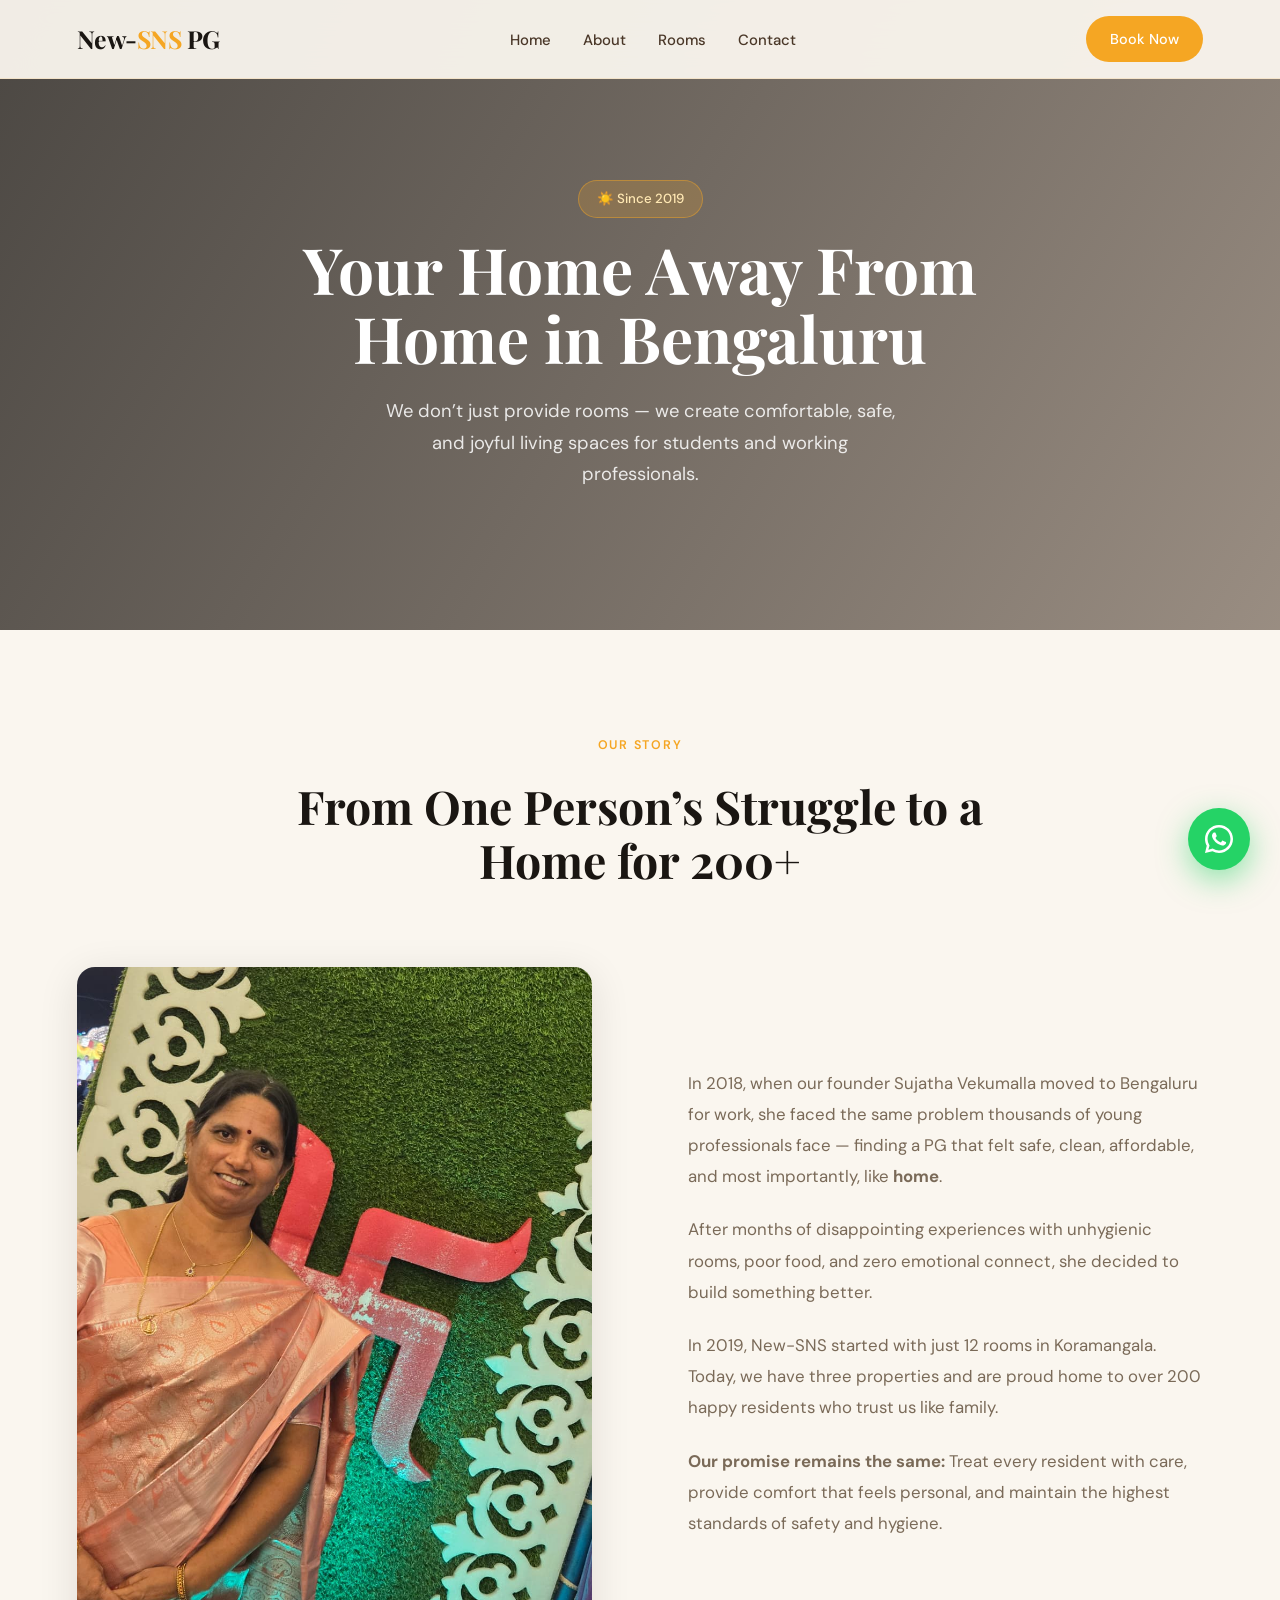
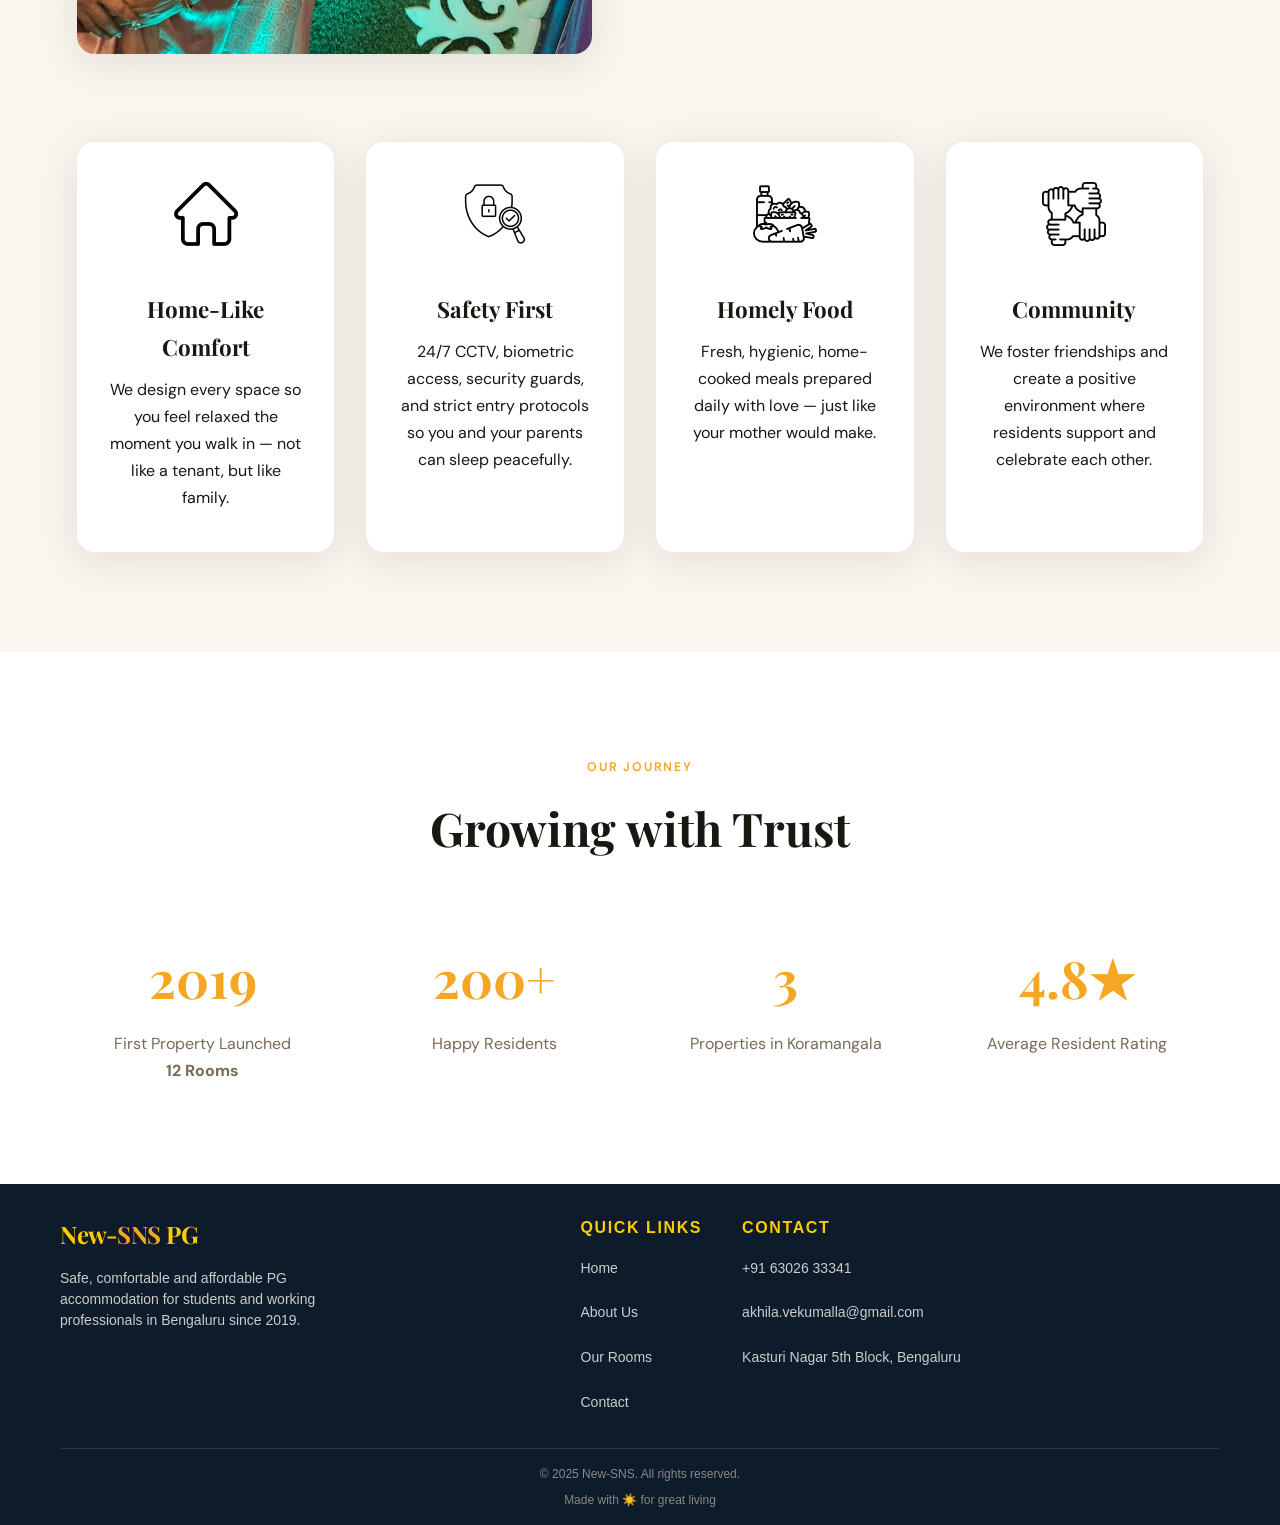
<file: about.html>
<!DOCTYPE html>
<html lang="en">
<head>
<meta charset="UTF-8" />
<meta name="viewport" content="width=device-width, initial-scale=1.0" />
<title>About Us — New-SNS | Premium PG in Bengaluru</title>
<link rel="preconnect" href="https://fonts.googleapis.com" />
<link href="https://fonts.googleapis.com/css2?family=Playfair+Display:ital,wght@0,400;0,700;1,400&family=DM+Sans:wght@300;400;500&display=swap" rel="stylesheet" />
 <link rel="stylesheet" href="style.css" />

</head>
<body>

<!-- NAV -->
<nav id="mainNav">
  <span class="logo">New-<span>SNS</span> PG</span>
  <ul class="nav-links">
    <li><a href="index.html">Home</a></li>
    <li><a href="about.html">About</a></li>
    <li><a href="rooms.html">Rooms</a></li>
    <li><a href="contact.html">Contact</a></li>
  </ul>
  <a href="https://wa.me/919876543210?text=Hi%2C%20I%27m%20interested%20in%20Sunrise%20PG!" class="nav-btn" target="_blank">Book Now</a>
  <button class="hamburger" onclick="toggleMenu()" aria-label="Menu">
    <span></span><span></span><span></span>
  </button>
</nav>

<!-- ABOUT HERO -->
<section id="about-hero">
  <div class="about-hero-bg"></div>
  <div class="about-hero-overlay"></div>
  <div class="container about-hero-content">
    <div class="hero-badge">☀️ Since 2019</div>
    <h1>Your Home Away From Home in Bengaluru</h1>
    <p class="about-hero-sub">
      We don’t just provide rooms — we create comfortable, safe, and joyful living spaces for students and working professionals.
    </p>
  </div>
</section>

<!-- MAIN ABOUT CONTENT -->
<section class="section">
  <div class="container">
   <div class="about-intro">
  <span class="section-label">Our Story</span>
  <h2 class="section-title">From One Person’s Struggle to a Home for 200+</h2>
</div>

<div class="story-grid">
  <div class="story-img">
    <img src="imges/sujath.jpeg" alt="Sujatha Vekumalla - Founder of New-SNS" />
  </div>
  <div class="story-content">
    <p>In 2018, when our founder Sujatha Vekumalla moved to Bengaluru for work, she faced the same problem thousands of young professionals face — finding a PG that felt safe, clean, affordable, and most importantly, like <strong>home</strong>.</p>
    
    <p>After months of disappointing experiences with unhygienic rooms, poor food, and zero emotional connect, she decided to build something better.</p>
    
    <p>In 2019, New-SNS started with just 12 rooms in Koramangala. Today, we have three properties and are proud home to over 200 happy residents who trust us like family.</p>

    <p><strong>Our promise remains the same:</strong> Treat every resident with care, provide comfort that feels personal, and maintain the highest standards of safety and hygiene.</p>
  </div>
</div>

    <!-- Values -->
   <div class="values">
  <div class="value-card">
    <div class="value-icon">
      <img src="imges/home-icon.png" alt="Home Icon" />
    </div>
    <h3>Home-Like Comfort</h3>
    <p>We design every space so you feel relaxed the moment you walk in — not like a tenant, but like family.</p>
  </div>

  <div class="value-card">
    <div class="value-icon">
      <img src="imges/safety-icon.png" alt="Safety icon" />
    </div>
    <h3>Safety First</h3>
    <p>24/7 CCTV, biometric access, security guards, and strict entry protocols so you and your parents can sleep peacefully.</p>
  </div>

  <div class="value-card">
    <div class="value-icon">
      <img src="imges/food.png" alt="Food Icon" />
    </div>
    <h3>Homely Food</h3>
    <p>Fresh, hygienic, home-cooked meals prepared daily with love — just like your mother would make.</p>
  </div>

  <div class="value-card">
    <div class="value-icon">
      <img src="imges/community.png" alt="Community Icon" />
    </div>
    <h3>Community</h3>
    <p>We foster friendships and create a positive environment where residents support and celebrate each other.</p>
  </div>
</div>
  </div>
</section>

<!-- MILESTONES -->
<section class="milestones">
  <div class="container">
    <div class="about-intro">
      <span class="section-label">Our Journey</span>
      <h2 class="section-title">Growing with Trust</h2>
    </div>

    <div class="milestone-grid">
      <div class="milestone">
        <div class="milestone-num">2019</div>
        <div class="milestone-label">First Property Launched<br><strong>12 Rooms</strong></div>
      </div>
      <div class="milestone">
        <div class="milestone-num">200+</div>
        <div class="milestone-label">Happy Residents</div>
      </div>
      <div class="milestone">
        <div class="milestone-num">3</div>
        <div class="milestone-label">Properties in Koramangala</div>
      </div>
      <div class="milestone">
        <div class="milestone-num">4.8★</div>
        <div class="milestone-label">Average Resident Rating</div>
      </div>
    </div>
  </div>
</section>

<!-- FOOTER -->
<footer>
  <div class="footer-inner">
    <div class="footer-brand">
      <span class="logo">New-<span>SNS</span> PG</span>
      <p>Safe, comfortable and affordable PG accommodation for students and working professionals in Bengaluru since 2019.</p>
    </div>

    <div class="footer-links">
      <div class="footer-col">
        <h4>Quick Links</h4>
        <ul>
          <li><a href="index.html">Home</a></li>
          <li><a href="#">About Us</a></li>
          <li><a href="rooms.html">Our Rooms</a></li>
          <li><a href="contact.html">Contact</a></li>
        </ul>
      </div>
      <div class="footer-col">
        <h4>Contact</h4>
        <ul>
          <li><a href="tel:+916302633341">+91 63026 33341</a></li>
          <li><a href="mailto:akhila.vekumalla@gmail.com">akhila.vekumalla@gmail.com</a></li>
          <li><a href="#">Kasturi Nagar 5th Block, Bengaluru</a></li>
        </ul>
      </div>
    </div>
  </div>

  <div class="footer-bottom">
    <span>© 2025 New-SNS. All rights reserved.</span>
    <span>Made with ☀️ for great living</span>
  </div>
</footer>

<!-- FLOATING WHATSAPP -->
<a href="https://wa.me/916302633341?text=Hi%2C%20I%27d%20like%20to%20know%20more%20about Sunrise PG!" class="wa-float" target="_blank">
  <svg viewBox="0 0 24 24" fill="currentColor" width="28" height="28">
    <path d="M17.472 14.382c-.297-.149-1.758-.867-2.03-.967-.273-.099-.471-.148-.67.15-.197.297-.767.966-.94 1.164-.173.199-.347.223-.644.075-.297-.15-1.255-.463-2.39-1.475-.883-.788-1.48-1.761-1.653-2.059-.173-.297-.018-.458.13-.606.134-.133.298-.347.446-.52.149-.174.198-.298.298-.497.099-.198.05-.371-.025-.52-.075-.149-.669-1.612-.916-2.207-.242-.579-.487-.5-.669-.51-.173-.008-.371-.01-.57-.01-.198 0-.52.074-.792.372-.272.297-1.04 1.016-1.04 2.479 0 1.462 1.065 2.875 1.213 3.074.149.198 2.096 3.2 5.077 4.487.709.306 1.262.489 1.694.625.712.227 1.36.195 1.871.118.571-.085 1.758-.719 2.006-1.413.248-.694.248-1.289.173-1.413-.074-.124-.272-.198-.57-.347z"/>
    <path d="M12 0C5.373 0 0 5.373 0 12c0 2.098.547 4.07 1.504 5.783L0 24l6.386-1.484A11.945 11.945 0 0012 24c6.627 0 12-5.373 12-12S18.627 0 12 0zm0 21.818a9.819 9.819 0 01-5.015-1.374l-.36-.213-3.732.977.999-3.649-.234-.374A9.8 9.8 0 012.182 12C2.182 6.58 6.58 2.182 12 2.182c5.42 0 9.818 4.398 9.818 9.818 0 5.42-4.398 9.818-9.818 9.818z"/>
  </svg>
</a>

<script>
  // Navbar scroll effect
  window.addEventListener('scroll', () => {
    document.getElementById('mainNav').classList.toggle('scrolled', window.scrollY > 40);
  });

  // Mobile menu toggle
  function toggleMenu() {
    const links = document.querySelector('.nav-links');
    const btn = document.querySelector('.nav-btn');
    const open = links.style.display === 'flex';
    if (open) {
      links.style.display = '';
      btn.style.display = '';
    } else {
      links.style.cssText = 'display:flex;flex-direction:column;position:fixed;top:64px;left:0;right:0;background:rgba(250,246,239,0.97);backdrop-filter:blur(18px);padding:1.5rem 6vw 5rem;gap:1.2rem;border-bottom:1px solid rgba(245,166,35,.15);z-index:99';
      btn.style.cssText = 'display:block;position:fixed;left:6vw;right:6vw;top:270px;z-index:99;text-align:center;';
    }
  }
</script>
</body>
</html>
</file>
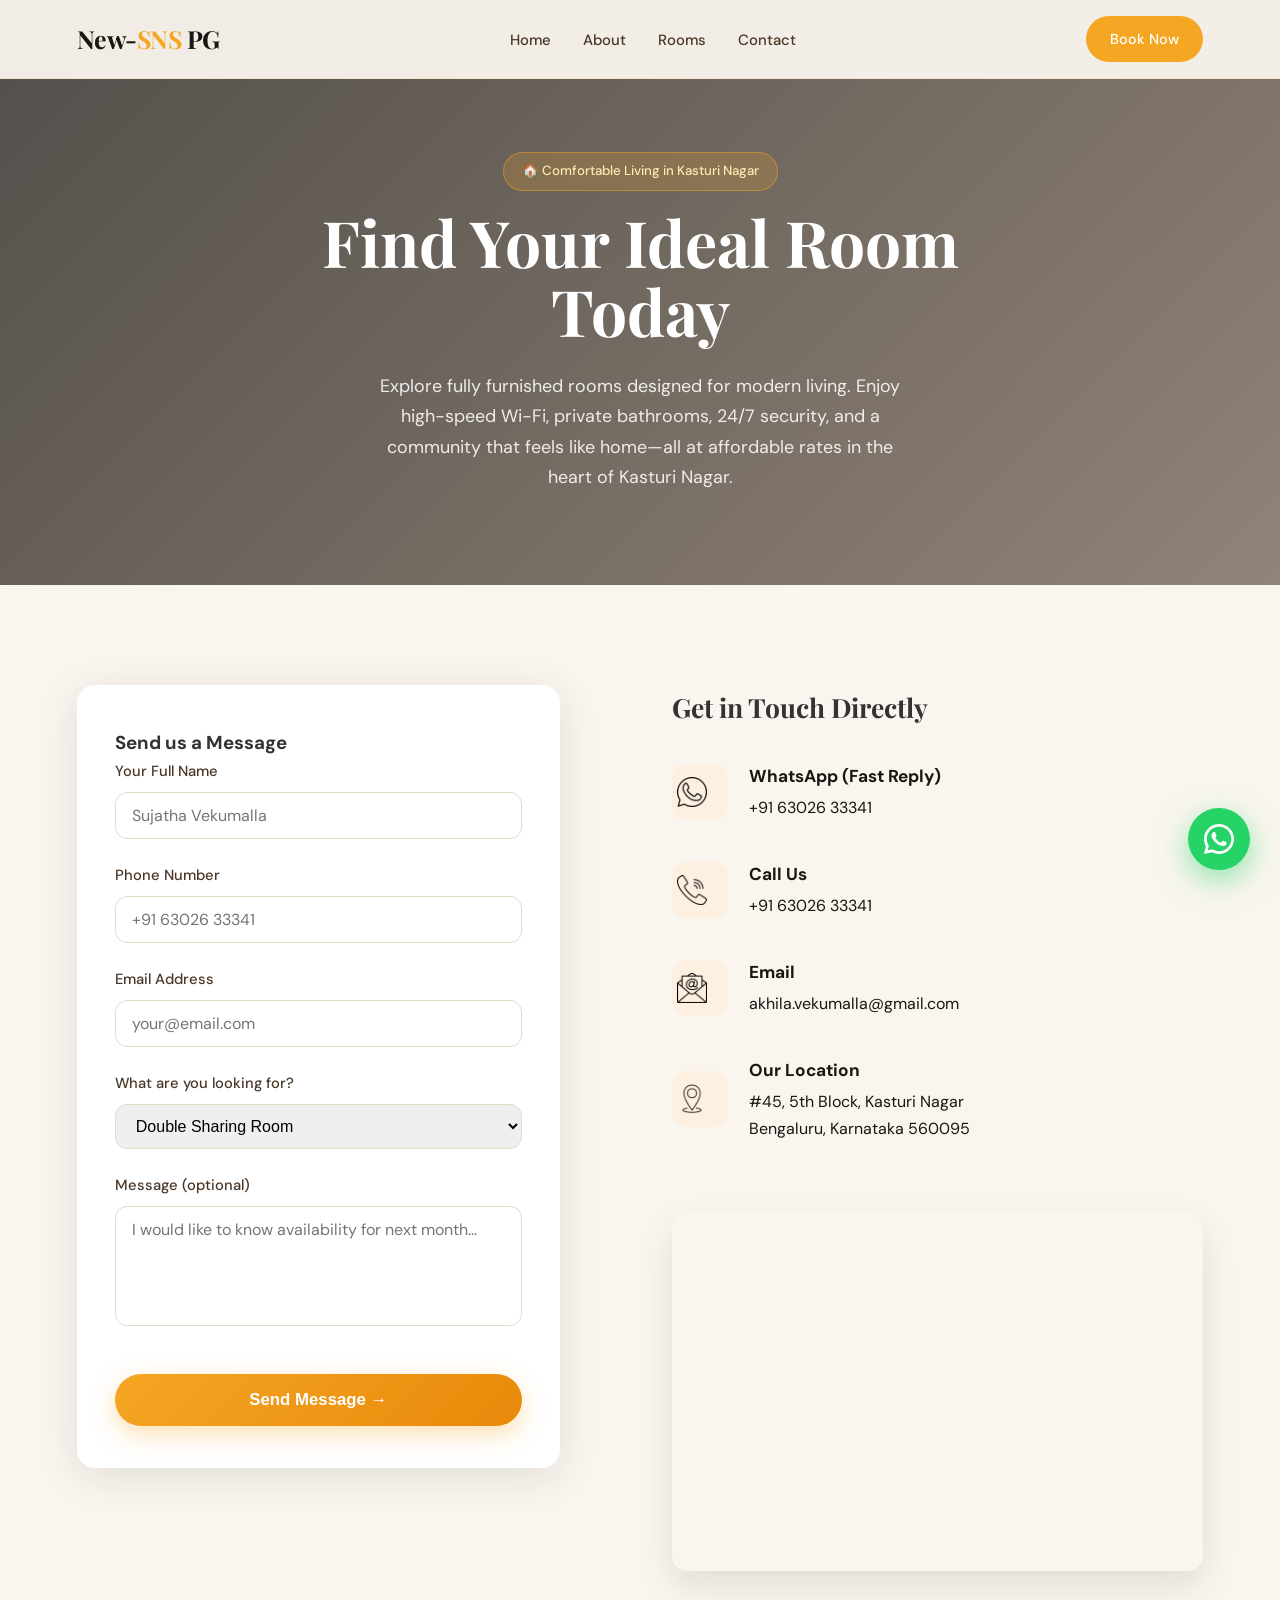
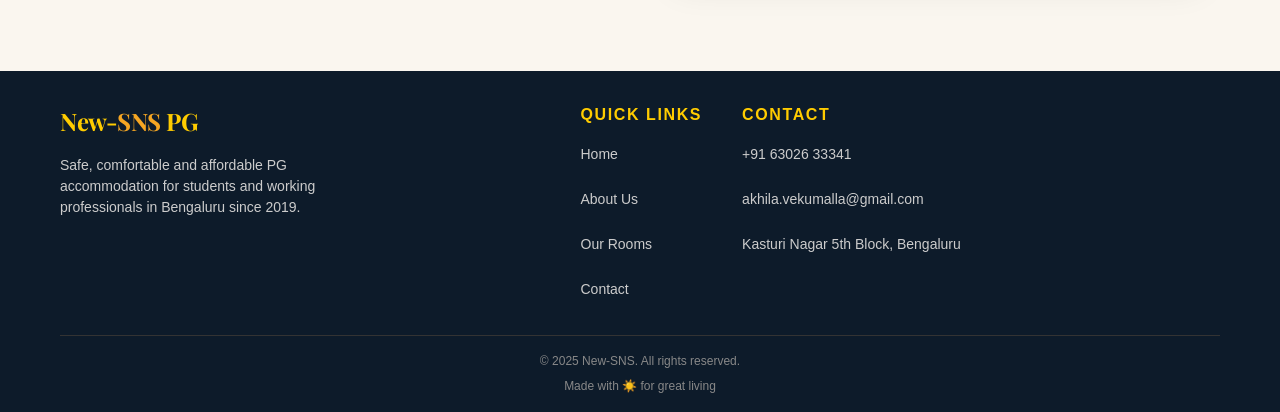
<file: contact.html>
<!DOCTYPE html>
<html lang="en">
<head>
<meta charset="UTF-8" />
<meta name="viewport" content="width=device-width, initial-scale=1.0" />
<title>Contact Us — New-SNS | Premium Boys' PG in Kasturi Nagar, Bengaluru</title>
<link rel="preconnect" href="https://fonts.googleapis.com" />
<link href="https://fonts.googleapis.com/css2?family=Playfair+Display:ital,wght@0,400;0,700;1,400&family=DM+Sans:wght@300;400;500&display=swap" rel="stylesheet" />

<link rel="stylesheet" href="style.css" />
</head>
<body>

<!-- NAV -->
<nav id="mainNav">
  <span class="logo">New-<span>SNS</span> PG</span>
  <ul class="nav-links">
    <li><a href="index.html">Home</a></li>
    <li><a href="about.html">About</a></li>
    <li><a href="rooms.html">Rooms</a></li>
    <li><a href="contact.html">Contact</a></li>
  </ul>
 <a href="https://wa.me/916302633341?text=Hi%2C%20I%27m%20interested%20in%20Sunrise%20PG!" class="nav-btn" target="_blank">
  Book Now
</a>
<button class="hamburger" onclick="toggleMenu()" aria-label="Menu">
  <span></span><span></span><span></span>
</button>
</nav>
<!-- HERO -->
<section id="rooms-hero">
  <div class="rooms-hero-bg"></div>
  <div class="rooms-hero-overlay"></div>
  <div class="rooms-hero-content">
    <div class="hero-badge">🏠 Comfortable Living in Kasturi Nagar</div>
    <h1>Find Your Ideal Room Today</h1>
    <p class="rooms-hero-sub">
      Explore fully furnished rooms designed for modern living. Enjoy high-speed Wi-Fi, private bathrooms, 24/7 security, and a community that feels like home—all at affordable rates in the heart of Kasturi Nagar.
    </p>
  </div>
</section>

<!-- CONTACT SECTION -->
<section class="section contact-section">
  <div class="container contact-container">
    <div class="contact-grid">

      <!-- FORM -->
      <div class="contact-form">
        <h3 class="form-title">Send us a Message</h3>
        
        <form id="contactForm" action="https://formsubmit.co/akhila.vekumalla@gmail.com" method="POST">
          <div class="form-group">
            <label>Your Full Name</label>
            <input type="text" name="name" required placeholder="Sujatha Vekumalla">
          </div>
          
          <div class="form-group">
            <label>Phone Number</label>
            <input type="tel" name="phone" required placeholder="+91 63026 33341">
          </div>
          
          <div class="form-group">
            <label>Email Address</label>
            <input type="email" name="email" placeholder="your@email.com">
          </div>
          
          <div class="form-group">
            <label>What are you looking for?</label>
            <select name="interest">
              <option value="Double Sharing">Double Sharing Room</option>
              <option value="Single Room">Single Occupancy Room</option>
              <option value="Three Sharing">Three Sharing</option>
              <option value="Visit">Schedule a Visit</option>
              <option value="General">General Inquiry</option>
            </select>
          </div>
          
          <div class="form-group">
            <label>Message (optional)</label>
            <textarea name="message" placeholder="I would like to know availability for next month..."></textarea>
          </div>

          <button type="submit" class="submit-btn">Send Message →</button>
        </form>
      </div>

      <!-- INFO + MAP -->
      <div class="contact-info-map">
        <!-- Contact Info -->
        <div class="contact-info">
          <h3>Get in Touch Directly</h3>

          <div class="info-item">
            <div class="info-icon"><img src="imges/whatsapp.png" alt="WhatsApp Icon" /></div>
            <div class="info-text">
              <strong>WhatsApp (Fast Reply)</strong>
              <a href="https://wa.me/916302633341" target="_blank">+91 63026 33341</a>
            </div>
          </div>

          <div class="info-item">
            <div class="info-icon"><img src="imges/call.png" alt="Phone Icon" /></div>
            <div class="info-text">
              <strong>Call Us</strong>
              <a href="tel:+916302633341">+91 63026 33341</a>
            </div>
          </div>

          <div class="info-item">
            <div class="info-icon"><img src="imges/email.png" alt="Email Icon" /></div>
            <div class="info-text">
              <strong>Email</strong>
              <a href="mailto:akhila.vekumalla@gmail.com">akhila.vekumalla@gmail.com</a>
            </div>
          </div>

          <div class="info-item">
            <div class="info-icon"><img src="imges/location.png" alt="Location Icon" /></div>
            <div class="info-text">
              <strong>Our Location</strong>
              <span>#45, 5th Block, Kasturi Nagar<br>Bengaluru, Karnataka 560095</span>
            </div>
          </div>
        </div>

        <!-- Google Map -->
<div class="map-card">
  <iframe 
    src="https://www.google.com/maps/embed?pb=!1m18!1m12!1m3!1d31129.134!2d77.6553605!3d13.0044769!2m3!1f0!2f0!3f0!3m2!1i1024!2i768!4f13.1!3m3!1m2!1s0x3bae173359733157%3A0xd0d138954e7ab0a3!2sNew-SN!5e0!3m2!1sen!2sin!4v1700000000000" 
    width="100%" 
    height="450" 
    style="border:0;" 
    allowfullscreen="" 
    loading="lazy" 
    referrerpolicy="no-referrer-when-downgrade">
  </iframe>
</div>
      </div>

    </div>
  </div>
</section>

<!-- FOOTER -->
<footer>
  <div class="footer-inner">
    <div class="footer-brand">
      <span class="logo">New-<span>SNS</span> PG</span>
      <p>Safe, comfortable and affordable PG accommodation for students and working professionals in Bengaluru since 2019.</p>
    </div>

    <div class="footer-links">
      <div class="footer-col">
        <h4>Quick Links</h4>
        <ul>
          <li><a href="index.html">Home</a></li>
          <li><a href="about.html">About Us</a></li>
          <li><a href="rooms.html">Our Rooms</a></li>
          <li><a href="contact.html">Contact</a></li>
        </ul>
      </div>
      <div class="footer-col">
        <h4>Contact</h4>
        <ul>
          <li><a href="tel:+916302633341">+91 63026 33341</a></li>
          <li><a href="mailto:akhila.vekumalla@gmail.com">akhila.vekumalla@gmail.com</a></li>
          <li><a href="#">Kasturi Nagar 5th Block, Bengaluru</a></li>
        </ul>
      </div>
    </div>
  </div>

  <div class="footer-bottom">
    <span>© 2025 New-SNS. All rights reserved.</span>
    <span>Made with ☀️ for great living</span>
  </div>
</footer>

<!-- FLOATING WA -->
<a href="https://wa.me/916302633341?text=Hi%2C%20I%27m%20interested%20in%20Sunrise%20PG!" class="wa-float" target="_blank" title="Chat on WhatsApp">
  <svg viewBox="0 0 24 24" fill="currentColor" width="30" height="30">
    <path d="M17.472 14.382c-.297-.149-1.758-.867-2.03-.967-.273-.099-.471-.148-.67.15-.197.297-.767.966-.94 1.164-.173.199-.347.223-.644.075-.297-.15-1.255-.463-2.39-1.475-.883-.788-1.48-1.761-1.653-2.059-.173-.297-.018-.458.13-.606.134-.133.298-.347.446-.52.149-.174.198-.298.298-.497.099-.198.05-.371-.025-.52-.075-.149-.669-1.612-.916-2.207-.242-.579-.487-.5-.669-.51-.173-.008-.371-.01-.57-.01-.198 0-.52.074-.792.372-.272.297-1.04 1.016-1.04 2.479 0 1.462 1.065 2.875 1.213 3.074.149.198 2.096 3.2 5.077 4.487.709.306 1.262.489 1.694.625.712.227 1.36.195 1.871.118.571-.085 1.758-.719 2.006-1.413.248-.694.248-1.289.173-1.413-.074-.124-.272-.198-.57-.347z"/>
    <path d="M12 0C5.373 0 0 5.373 0 12c0 2.098.547 4.07 1.504 5.783L0 24l6.386-1.484A11.945 11.945 0 0012 24c6.627 0 12-5.373 12-12S18.627 0 12 0zm0 21.818a9.819 9.819 0 01-5.015-1.374l-.36-.213-3.732.977.999-3.649-.234-.374A9.8 9.8 0 012.182 12C2.182 6.58 6.58 2.182 12 2.182c5.42 0 9.818 4.398 9.818 9.818 0 5.42-4.398 9.818-9.818 9.818z"/>
  </svg>
</a>

<script>
  // Navbar scroll
  window.addEventListener('scroll', () => {
    document.getElementById('mainNav').classList.toggle('scrolled', window.scrollY > 40);
  });

  // Mobile menu
  function toggleMenu() {
    const links = document.querySelector('.nav-links');
    const btn = document.querySelector('.nav-btn');
    if (links.style.display === 'flex') {
      links.style.display = '';
      btn.style.display = '';
    } else {
       links.style.cssText = 'display:flex;flex-direction:column;position:fixed;top:64px;left:0;right:0;background:rgba(250,246,239,0.97);backdrop-filter:blur(18px);padding:1.5rem 6vw 5rem;gap:1.2rem;border-bottom:1px solid rgba(245,166,35,.15);z-index:99';
      btn.style.cssText = 'display:block;position:fixed;left:6vw;right:6vw;top:270px;z-index:99;text-align:center;';
    }
  }

  // Simple form success alert (you can replace with real backend later)
  document.getElementById('contactForm').addEventListener('submit', function(e) {
    // Formsubmit.co will handle the actual sending
    setTimeout(() => {
      alert("Thank you! Your message has been received. We'll contact you shortly.");
    }, 800);
  });
</script>
</body>
</html>
</file>
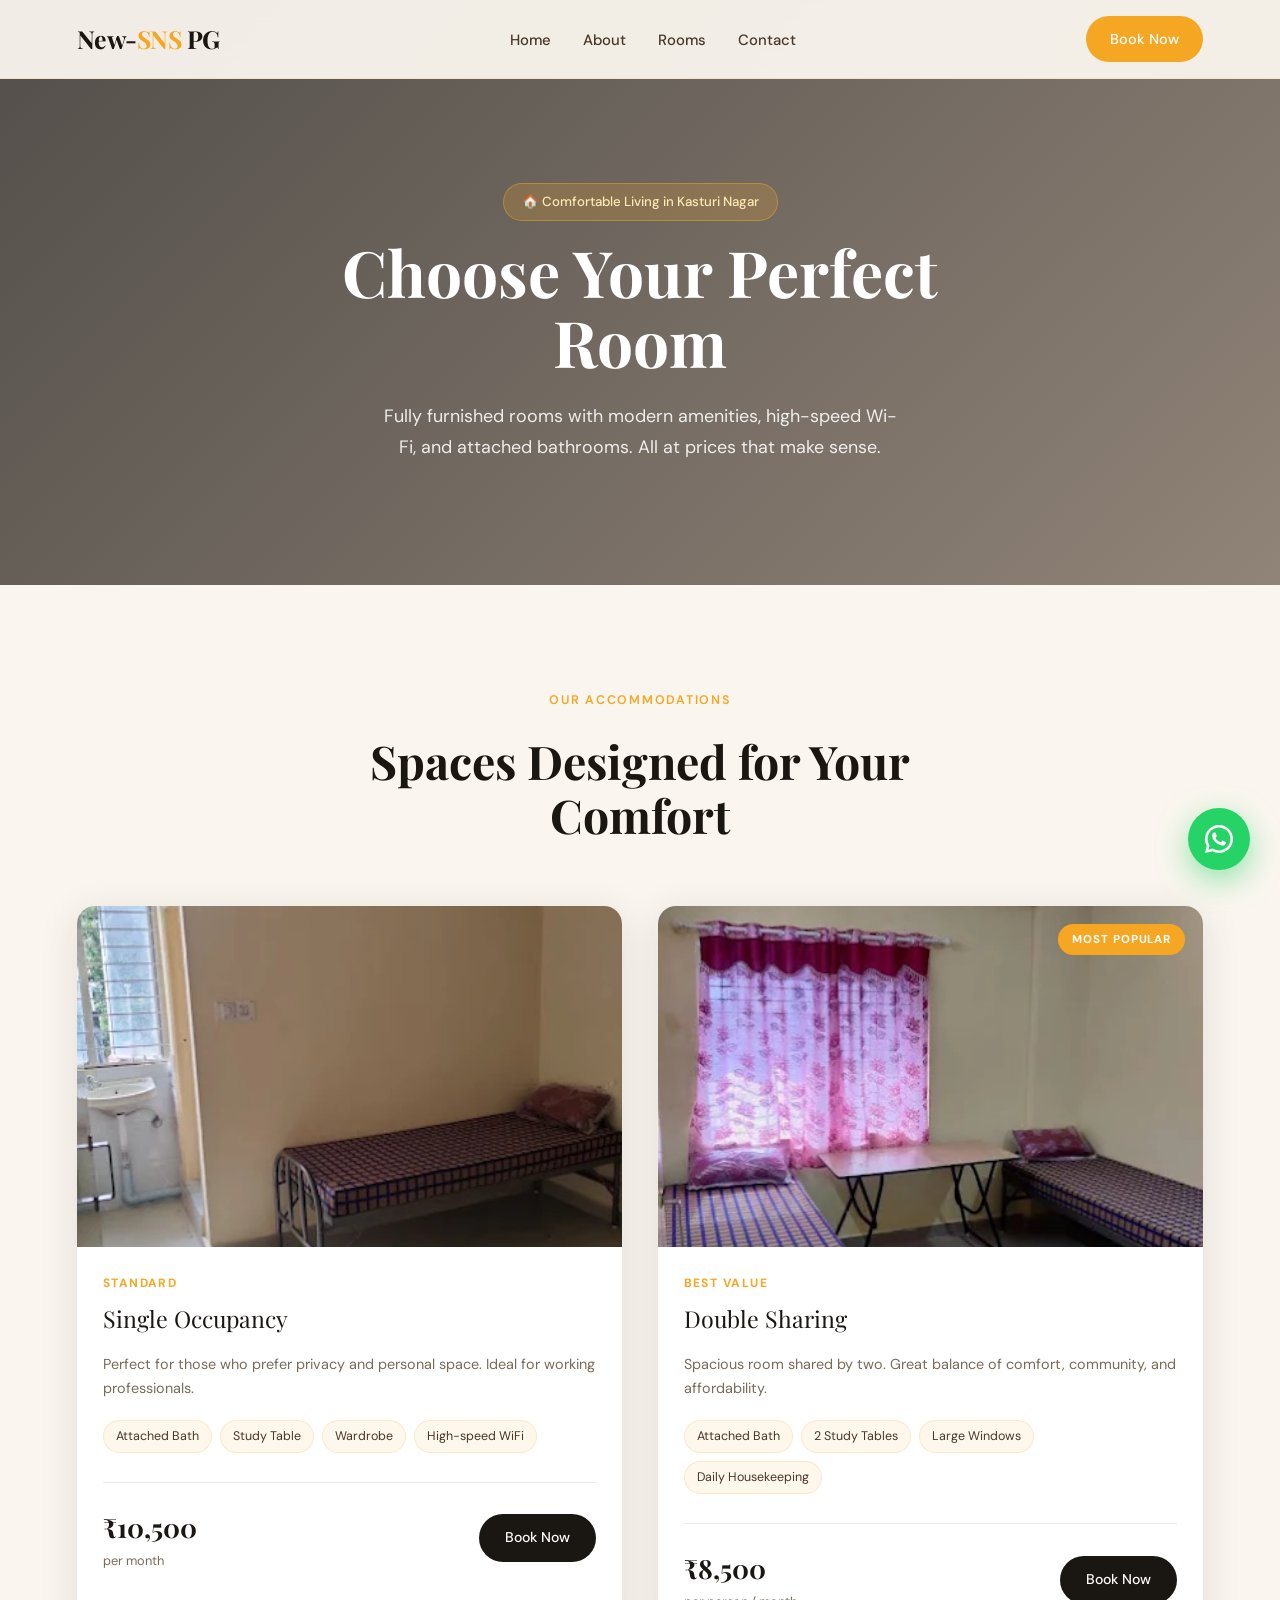
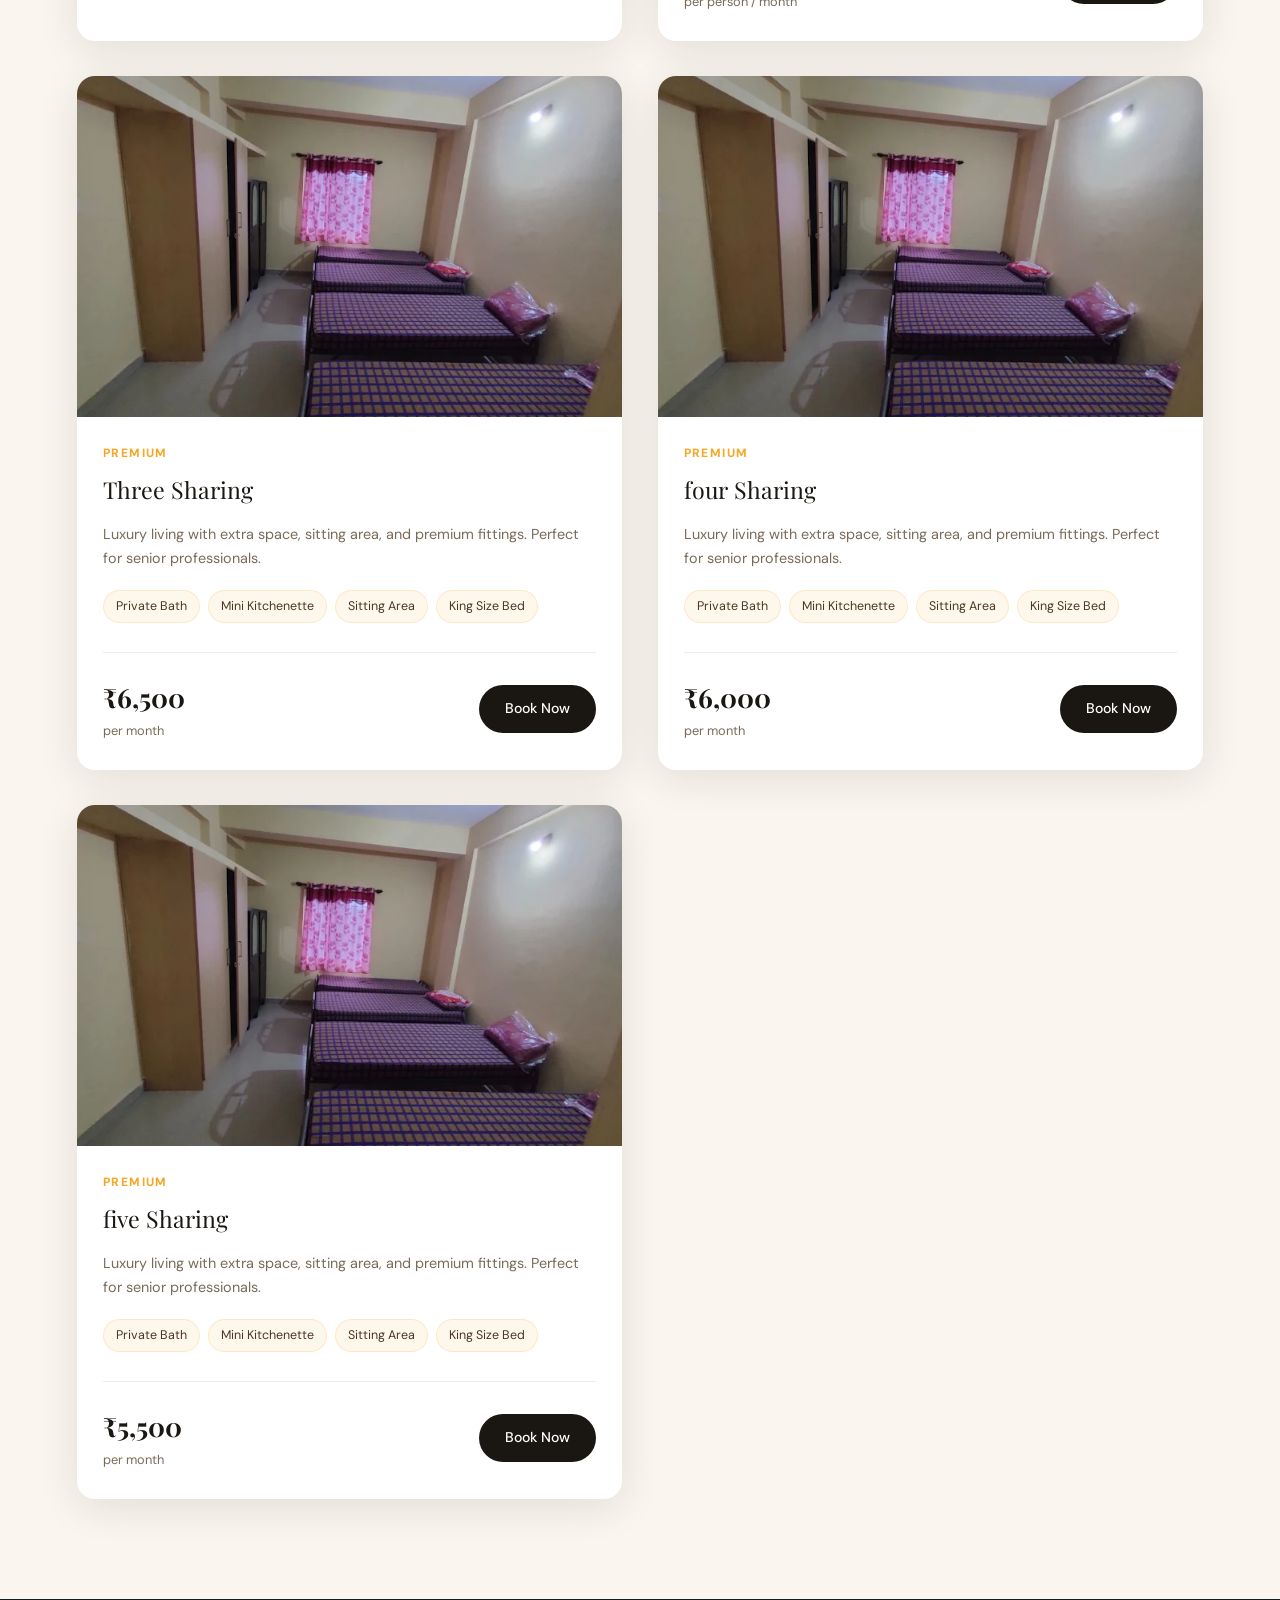
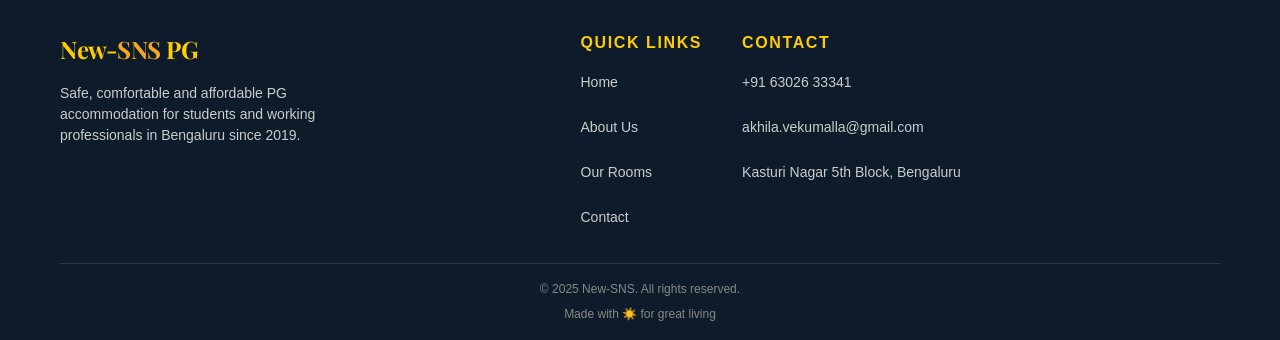
<file: rooms.html>
<!DOCTYPE html>
<html lang="en">
<head>
<meta charset="UTF-8" />
<meta name="viewport" content="width=device-width, initial-scale=1.0" />
<title>Our Rooms & Pricing — New-SNS Boys' PG in Kasturi Nagar, Bengaluru</title>
<link rel="preconnect" href="https://fonts.googleapis.com" />
<link href="https://fonts.googleapis.com/css2?family=Playfair+Display:ital,wght@0,400;0,700;1,400&family=DM+Sans:wght@300;400;500&display=swap" rel="stylesheet" />
<link rel="stylesheet" href="style.css" />

</head>
<body>

<!-- NAV -->
<nav id="mainNav">
  <span class="logo">New-<span>SNS</span> PG</span>
  <ul class="nav-links">
    <li><a href="index.html">Home</a></li>
    <li><a href="about.html">About</a></li>
    <li><a href="rooms.html">Rooms</a></li>
    <li><a href="contact.html">Contact</a></li>
  </ul>
  <a href="https://wa.me/919876543210?text=Hi%2C%20I%27m%20interested%20in%20Sunrise%20PG!" class="nav-btn" target="_blank">Book Now</a>
  <button class="hamburger" onclick="toggleMenu()" aria-label="Menu">
    <span></span><span></span><span></span>
  </button>
</nav>

<!-- ROOMS HERO -->
<section id="rooms-hero">
  <div class="rooms-hero-bg"></div>
  <div class="rooms-hero-overlay"></div>
  <div class="rooms-hero-content">
    <div class="hero-badge">🏠 Comfortable Living in Kasturi Nagar</div>
    <h1>Choose Your Perfect Room</h1>
    <p class="rooms-hero-sub">
      Fully furnished rooms with modern amenities, high-speed Wi-Fi, and attached bathrooms. 
      All at prices that make sense.
    </p>
  </div>
</section>

<!-- ROOMS SECTION -->
<section class="section">
  <div class="container">
    <div style="text-align:center; max-width:620px; margin:0 auto 4rem;">
      <span class="section-label">Our Accommodations</span>
      <h2 class="section-title">Spaces Designed for Your Comfort</h2>
    </div>

    <div class="rooms-grid">

      <!-- Single Occupancy -->
      <div class="room-card">
        <div class="room-img">
          <img src="imges/unnamed.webp" alt="Single Occupancy Room at New-SNS" loading="lazy" />
        </div>
        <div class="room-body">
          <div class="room-tag">Standard</div>
          <div class="room-name">Single Occupancy</div>
          <p class="room-desc">Perfect for those who prefer privacy and personal space. Ideal for working professionals.</p>
          <div class="room-features">
           
            <span class="feat-tag">Attached Bath</span>
            <span class="feat-tag">Study Table</span>
            <span class="feat-tag">Wardrobe</span>
            <span class="feat-tag">High-speed WiFi</span>
          </div>
          <div class="room-footer">
            <div>
              <div class="price-amount">₹10,500</div>
              <div class="price-period">per month</div>
            </div>
            <a href="https://wa.me/919876543210?text=Hi%2C%20I%27m%20interested%20in%20the%20Single%20Occupancy%20Room" class="btn-book" target="_blank">Book Now</a>
          </div>
        </div>
      </div>

      <!-- Double Sharing (Most Popular) -->
      <div class="room-card popular">
        <div class="room-img">
          <img src="imges/unnamed1.webp" alt="Double Sharing Room at New-SNS" loading="lazy" />
        </div>
        <div class="room-body">
          <div class="room-tag">Best Value</div>
          <div class="room-name">Double Sharing</div>
          <p class="room-desc">Spacious room shared by two. Great balance of comfort, community, and affordability.</p>
          <div class="room-features">
           
            <span class="feat-tag">Attached Bath</span>
            <span class="feat-tag">2 Study Tables</span>
            <span class="feat-tag">Large Windows</span>
            <span class="feat-tag">Daily Housekeeping</span>
          </div>
          <div class="room-footer">
            <div>
              <div class="price-amount">₹8,500</div>
              <div class="price-period">per person / month</div>
            </div>
            <a href="https://wa.me/919876543210?text=Hi%2C%20I%27m%20interested%20in%20the%20Double%20Sharing%20Room" class="btn-book" target="_blank">Book Now</a>
          </div>
        </div>
      </div>

      <!-- Three Sharing -->
      <div class="room-card">
        <div class="room-img">
          <img src="imges/unnamed2.webp" alt="Three Sharing at New-SNS" loading="lazy" />
        </div>
        <div class="room-body">
          <div class="room-tag">Premium</div>
          <div class="room-name">Three Sharing</div>
          <p class="room-desc">Luxury living with extra space, sitting area, and premium fittings. Perfect for senior professionals.</p>
          <div class="room-features">
           
            <span class="feat-tag">Private Bath</span>
            <span class="feat-tag">Mini Kitchenette</span>
            <span class="feat-tag">Sitting Area</span>
            <span class="feat-tag">King Size Bed</span>
          </div>
          <div class="room-footer">
            <div>
              <div class="price-amount">₹6,500</div>
              <div class="price-period">per month</div>
            </div>
            <a href="https://wa.me/919876543210?text=Hi%2C%20I%27m%20interested%20in%20the%20Deluxe%20Suite" class="btn-book" target="_blank">Book Now</a>
          </div>
        </div>
      </div>
         <!-- Three Sharing -->
      <div class="room-card">
        <div class="room-img">
          <img src="imges/unnamed2.webp" alt="Three Sharing at New-SNS" loading="lazy" />
        </div>
        <div class="room-body">
          <div class="room-tag">Premium</div>
          <div class="room-name">four Sharing</div>
          <p class="room-desc">Luxury living with extra space, sitting area, and premium fittings. Perfect for senior professionals.</p>
          <div class="room-features">
           
            <span class="feat-tag">Private Bath</span>
            <span class="feat-tag">Mini Kitchenette</span>
            <span class="feat-tag">Sitting Area</span>
            <span class="feat-tag">King Size Bed</span>
          </div>
          <div class="room-footer">
            <div>
              <div class="price-amount">₹6,000</div>
              <div class="price-period">per month</div>
            </div>
            <a href="https://wa.me/919876543210?text=Hi%2C%20I%27m%20interested%20in%20the%20Deluxe%20Suite" class="btn-book" target="_blank">Book Now</a>
          </div>
        </div>
      </div>
         <!-- Three Sharing -->
      <div class="room-card">
        <div class="room-img">
          <img src="imges/unnamed2.webp" alt="Three Sharing at New-SNS" loading="lazy" />
        </div>
        <div class="room-body">
          <div class="room-tag">Premium</div>
          <div class="room-name">five Sharing</div>
          <p class="room-desc">Luxury living with extra space, sitting area, and premium fittings. Perfect for senior professionals.</p>
          <div class="room-features">
           
            <span class="feat-tag">Private Bath</span>
            <span class="feat-tag">Mini Kitchenette</span>
            <span class="feat-tag">Sitting Area</span>
            <span class="feat-tag">King Size Bed</span>
          </div>
          <div class="room-footer">
            <div>
              <div class="price-amount">₹5,500</div>
              <div class="price-period">per month</div>
            </div>
            <a href="https://wa.me/919876543210?text=Hi%2C%20I%27m%20interested%20in%20the%20Deluxe%20Suite" class="btn-book" target="_blank">Book Now</a>
          </div>
        </div>
      </div>

    </div>
  </div>
</section>

<!-- FOOTER -->
<footer>
  <div class="footer-inner">
    <div class="footer-brand">
      <span class="logo">New-<span>SNS</span> PG</span>
      <p>Safe, comfortable and affordable PG accommodation for students and working professionals in Bengaluru since 2019.</p>
    </div>

    <div class="footer-links">
      <div class="footer-col">
        <h4>Quick Links</h4>
        <ul>
          <li><a href="index.html">Home</a></li>
          <li><a href="about.html">About Us</a></li>
          <li><a href="rooms.html">Our Rooms</a></li>
          <li><a href="contact.html">Contact</a></li>
        </ul>
      </div>
      <div class="footer-col">
        <h4>Contact</h4>
        <ul>
          <li><a href="tel:+916302633341">+91 63026 33341</a></li>
          <li><a href="mailto:akhila.vekumalla@gmail.com">akhila.vekumalla@gmail.com</a></li>
          <li><a href="#">Kasturi Nagar 5th Block, Bengaluru</a></li>
        </ul>
      </div>
    </div>
  </div>

  <div class="footer-bottom">
    <span>© 2025 New-SNS. All rights reserved.</span>
    <span>Made with ☀️ for great living</span>
  </div>
</footer>

<!-- FLOATING WHATSAPP -->
<a href="https://wa.me/916302633341?text=Hi%2C%20I%27d%20like%20to%20know%20more%20about%20Sunrise%20PG%20rooms!" class="wa-float" target="_blank" title="Chat on WhatsApp">
  <svg viewBox="0 0 24 24" fill="currentColor" width="28" height="28">
    <path d="M17.472 14.382c-.297-.149-1.758-.867-2.03-.967-.273-.099-.471-.148-.67.15-.197.297-.767.966-.94 1.164-.173.199-.347.223-.644.075-.297-.15-1.255-.463-2.39-1.475-.883-.788-1.48-1.761-1.653-2.059-.173-.297-.018-.458.13-.606.134-.133.298-.347.446-.52.149-.174.198-.298.298-.497.099-.198.05-.371-.025-.52-.075-.149-.669-1.612-.916-2.207-.242-.579-.487-.5-.669-.51-.173-.008-.371-.01-.57-.01-.198 0-.52.074-.792.372-.272.297-1.04 1.016-1.04 2.479 0 1.462 1.065 2.875 1.213 3.074.149.198 2.096 3.2 5.077 4.487.709.306 1.262.489 1.694.625.712.227 1.36.195 1.871.118.571-.085 1.758-.719 2.006-1.413.248-.694.248-1.289.173-1.413-.074-.124-.272-.198-.57-.347z"/>
    <path d="M12 0C5.373 0 0 5.373 0 12c0 2.098.547 4.07 1.504 5.783L0 24l6.386-1.484A11.945 11.945 0 0012 24c6.627 0 12-5.373 12-12S18.627 0 12 0zm0 21.818a9.819 9.819 0 01-5.015-1.374l-.36-.213-3.732.977.999-3.649-.234-.374A9.8 9.8 0 012.182 12C2.182 6.58 6.58 2.182 12 2.182c5.42 0 9.818 4.398 9.818 9.818 0 5.42-4.398 9.818-9.818 9.818z"/>
  </svg>
</a>

<script>
  window.addEventListener('scroll', () => {
    document.getElementById('mainNav').classList.toggle('scrolled', window.scrollY > 40);
  });

  function toggleMenu() {
    const links = document.querySelector('.nav-links');
    const btn = document.querySelector('.nav-btn');
    const open = links.style.display === 'flex';
    if (open) {
      links.style.display = '';
      btn.style.display = '';
    } else {
      links.style.cssText = 'display:flex;flex-direction:column;position:fixed;top:64px;left:0;right:0;background:rgba(250,246,239,0.97);backdrop-filter:blur(18px);padding:1.5rem 6vw 5rem;gap:1.2rem;border-bottom:1px solid rgba(245,166,35,.15);z-index:99';
      btn.style.cssText = 'display:block;position:fixed;left:6vw;right:6vw;top:270px;z-index:99;text-align:center;';
    }
  }
</script>
</body>
</html>
</file>
<file: style.css>
/* style.css */

:root {
  --gold: #f5a623;
  --amber: #e8890a;
  --cream: #faf6ef;
  --peach: #fdf0e0;
  --charcoal: #1a1612;
  --brown: #4a3728;
  --muted: #7a6a58;
  --white: #ffffff;
  --shadow: 0 8px 40px rgba(26,22,18,0.11);
  --radius: 18px;
}

*, *::before, *::after {
  box-sizing: border-box;
  margin: 0;
  padding: 0;
}

html {
  scroll-behavior: smooth;
}

body {
  font-family: 'DM Sans', sans-serif;
  background: var(--cream);
  color: var(--charcoal);
  overflow-x: hidden;
}

/* NAV */
nav {
  position: fixed;
  top: 0;
  left: 0;
  right: 0;
  z-index: 100;
  display: flex;
  align-items: center;
  justify-content: space-between;
  padding: 16px 6vw;
  background: rgba(250,246,239,0.92);
  backdrop-filter: blur(20px);
  border-bottom: 1px solid rgba(245,166,35,0.15);
  transition: box-shadow .3s;
}

nav.scrolled {
  box-shadow: 0 4px 30px rgba(26,22,18,0.09);
}

.logo {
  font-family: 'Playfair Display', serif;
  font-size: 1.55rem;
  font-weight: 700;
  color: var(--charcoal);
  letter-spacing: -.02em;
}

.logo span {
  color: var(--gold);
}

.nav-links {
  display: flex;
  gap: 2rem;
  list-style: none;
}

.nav-links a {
  text-decoration: none;
  font-size: .93rem;
  font-weight: 500;
  color: var(--brown);
  transition: color .2s;
}

.nav-links a:hover {
  color: var(--gold);
}

.nav-btn {
  background: var(--gold);
  color: #fff;
  border: none;
  padding: 11px 24px;
  border-radius: 50px;
  font-size: .9rem;
  font-weight: 500;
  cursor: pointer;
  text-decoration: none;
  transition: all .2s;
  font-family: 'DM Sans', sans-serif;
}

.nav-btn:hover {
  background: var(--amber);
  transform: translateY(-1px);
}

.hamburger {
  display: none;
  flex-direction: column;
  gap: 5px;
  cursor: pointer;
  background: none;
  border: none;
  padding: 4px;
}

.hamburger span {
  width: 24px;
  height: 2px;
  background: var(--charcoal);
  border-radius: 2px;
  display: block;
}

/* HERO */
#hero {
  min-height: 100vh;
  position: relative;
  overflow: hidden;
  display: flex;
  align-items: center;
  padding: 100px 6vw 60px;
}

.hero-bg-img {
  position: absolute;
  inset: 0;
  background-image: url('https://images.unsplash.com/photo-1560185007-cde436f6a4d0?w=1600&q=80');
  background-size: cover;
  background-position: center;
  filter: brightness(0.38);
  z-index: 0;
}

.hero-overlay {
  position: absolute;
  inset: 0;
  background: linear-gradient(120deg, rgba(26,22,18,0.72) 0%, rgba(74,55,40,0.45) 60%, rgba(245,166,35,0.18) 100%);
  z-index: 1;
}

.hero-inner {
  position: relative;
  z-index: 2;
  display: grid;
  grid-template-columns: 1fr 1fr;
  gap: 4rem;
  align-items: center;
  max-width: 1160px;
  width: 100%;
  margin: auto;
}

.hero-badge {
  display: inline-flex;
  align-items: center;
  gap: 8px;
  background: rgba(245,166,35,0.18);
  border: 1px solid rgba(245,166,35,0.4);
  color: #ffd88a;
  font-size: .82rem;
  font-weight: 500;
  padding: 6px 14px;
  border-radius: 50px;
  margin-bottom: 1.2rem;
  animation: fade-up .6s ease both;
}

h1 {
  font-family: 'Playfair Display', serif;
  font-size: clamp(2.4rem, 5vw, 3.7rem);
  line-height: 1.12;
  font-weight: 700;
  color: #fff;
  animation: fade-up .7s .1s ease both;
}

h1 em {
  font-style: italic;
  color: var(--gold);
}

.hero-sub {
  margin-top: 1.2rem;
  font-size: 1.05rem;
  line-height: 1.75;
  color: rgba(255,255,255,.72);
  max-width: 440px;
  animation: fade-up .7s .2s ease both;
}

.hero-actions {
  display: flex;
  gap: 1rem;
  flex-wrap: wrap;
  margin-top: 2rem;
  animation: fade-up .7s .3s ease both;
}

.btn-gold {
  background: linear-gradient(135deg, var(--gold), var(--amber));
  color: #fff;
  border: none;
  padding: 14px 32px;
  border-radius: 50px;
  font-size: 1.05rem;
  font-weight: 600;
  cursor: pointer;
  box-shadow: 0 8px 28px rgba(245,166,35,.4);
  text-decoration: none;
  transition: all .2s;
}

.btn-gold:hover {
  transform: translateY(-3px);
  box-shadow: 0 14px 36px rgba(245,166,35,.5);
}

.btn-outline-white {
  background: transparent;
  color: #fff;
  padding: 14px 30px;
  border: 1.5px solid rgba(255,255,255,0.4);
  border-radius: 50px;
  font-size: 1.05rem;
  font-weight: 500;
  cursor: pointer;
  text-decoration: none;
  transition: all .2s;
}

.btn-outline-white:hover {
  border-color: #fff;
  background: rgba(255,255,255,.1);
  transform: translateY(-2px);
}

.hero-stats {
  display: flex;
  gap: 2.5rem;
  margin-top: 2.8rem;
  animation: fade-up .7s .4s ease both;
}

.stat-num {
  font-family: 'Playfair Display', serif;
  font-size: 1.95rem;
  font-weight: 700;
  color: var(--gold);
}

.stat-label {
  font-size: .78rem;
  color: rgba(255,255,255,.6);
  text-transform: uppercase;
  letter-spacing: .08em;
}

.hero-card {
  background: rgba(255,255,255,0.07);
  backdrop-filter: blur(14px);
  border: 1px solid rgba(255,255,255,0.15);
  border-radius: 24px;
  padding: 10px;
  animation: fade-left .8s .2s ease both;
}

.hero-card img {
  width: 100%;
  aspect-ratio: 4/3;
  object-fit: cover;
  border-radius: 18px;
  display: block;
}

.hero-card-foot {
  display: flex;
  align-items: center;
  justify-content: space-between;
  padding: 14px 10px 6px;
  color: #fff;
}

.hcf-left {
  font-size: .88rem;
  color: rgba(255,255,255,.65);
}

.hcf-left strong {
  display: block;
  font-size: 1rem;
  color: #fff;
  font-weight: 600;
}

.avail-dot {
  display: flex;
  align-items: center;
  gap: 7px;
  font-size: .82rem;
  color: #6ee7a0;
  font-weight: 500;
}

.green-dot {
  width: 8px;
  height: 8px;
  border-radius: 50%;
  background: #22c55e;
  animation: blink 2s infinite;
}

/* SHARED STYLES */
.section-label {
  font-size: .78rem;
  font-weight: 600;
  letter-spacing: .14em;
  text-transform: uppercase;
  color: var(--gold);
  display: inline-block;
  margin-bottom: .7rem;
}

.section-title {
  font-family: 'Playfair Display', serif;
  font-size: clamp(1.9rem, 4vw, 2.8rem);
  line-height: 1.2;
  color: var(--charcoal);
}

.reveal {
  opacity: 0;
  transform: translateY(40px);
  transition: all .8s ease;
}

.reveal.visible {
  opacity: 1;
  transform: translateY(0);
}

/* ABOUT */
#about {
  padding: 110px 6vw;
  background: var(--white);
}

.about-grid {
  display: grid;
  grid-template-columns: 1fr 1fr;
  gap: 5rem;
  align-items: center;
  max-width: 1160px;
  margin: 4rem auto 0;
}

.about-img-wrap img {
  width: 100%;
  aspect-ratio: 5/4;
  object-fit: cover;
  border-radius: var(--radius);
  box-shadow: var(--shadow);
}

.about-badge {
  position: absolute;
  bottom: -20px;
  right: -20px;
  background: var(--gold);
  color: #fff;
  border-radius: 14px;
  padding: 18px 22px;
  box-shadow: 0 8px 28px rgba(245,166,35,.38);
  text-align: center;
}

.about-badge .big {
  font-family: 'Playfair Display', serif;
  font-size: 2rem;
  font-weight: 700;
  display: block;
}

.about-text p {
  font-size: 1.02rem;
  line-height: 1.8;
  color: var(--muted);
  margin-top: 1.2rem;
}

.amenities {
  display: grid;
  grid-template-columns: 1fr 1fr;
  gap: .85rem;
  margin-top: 2rem;
}

.am-item {
  display: flex;
  align-items: center;
  gap: 10px;
  font-size: .92rem;
  font-weight: 500;
  color: var(--brown);
}

.am-icon {
  width: 36px;
  height: 36px;
  border-radius: 10px;
  background: var(--peach);
  display: grid;
  place-items: center;
  font-size: 1rem;
  flex-shrink: 0;
}

/* FOUNDER */
#founder {
  padding: 100px 6vw;
  background: var(--cream);
}

.founder-inner {
  max-width: 1160px;
  margin: 0 auto;
  display: grid;
  grid-template-columns: 340px 1fr;
  gap: 5rem;
  align-items: center;
}

.founder-img-wrap img {
  width: 100%;
  aspect-ratio: 3/4;
  object-fit: cover;
  object-position: top;
  border-radius: var(--radius);
  box-shadow: var(--shadow);
}

/* ROOMS */
#rooms {
  padding: 110px 6vw;
  background: var(--white);
}

.rooms-header {
  text-align: center;
  max-width: 560px;
  margin: 0 auto 3.5rem;
}

.rooms-grid {
  display: grid;
  grid-template-columns: repeat(3,1fr);
  gap: 2rem;
  max-width: 1160px;
  margin: 0 auto;
}

.room-card {
  background: var(--cream);
  border-radius: var(--radius);
  overflow: hidden;
  box-shadow: var(--shadow);
  transition: transform .3s, box-shadow .3s;
  position: relative;
}

.room-card:hover {
  transform: translateY(-8px);
  box-shadow: 0 22px 60px rgba(26,22,18,0.15);
}

.room-card.popular::before {
  content: 'Most Popular';
  position: absolute;
  top: 14px;
  right: 14px;
  z-index: 2;
  background: var(--gold);
  color: #fff;
  font-size: .7rem;
  font-weight: 700;
  padding: 5px 12px;
  border-radius: 50px;
  text-transform: uppercase;
}

.room-img {
  position: relative;
  overflow: hidden;
  aspect-ratio: 16/10;
}

.room-img img {
  width: 100%;
  height: 100%;
  object-fit: cover;
  transition: transform .5s ease;
}

.room-card:hover .room-img img {
  transform: scale(1.07);
}

.room-body {
  padding: 22px 22px 24px;
}

.room-tag {
  font-size: .74rem;
  font-weight: 700;
  letter-spacing: .1em;
  text-transform: uppercase;
  color: var(--gold);
}

.room-name {
  font-family: 'Playfair Display', serif;
  font-size: 1.3rem;
  margin-top: 4px;
  color: var(--charcoal);
}

.room-desc {
  font-size: .88rem;
  color: var(--muted);
  margin-top: .5rem;
  line-height: 1.65;
}

.room-features {
  display: flex;
  flex-wrap: wrap;
  gap: .4rem;
  margin-top: .9rem;
}

.feat-tag {
  background: rgba(245,166,35,0.1);
  color: var(--brown);
  font-size: .76rem;
  padding: 4px 10px;
  border-radius: 50px;
  border: 1px solid rgba(245,166,35,0.2);
}

.room-footer {
  display: flex;
  align-items: center;
  justify-content: space-between;
  margin-top: 1.3rem;
  padding-top: 1.1rem;
  border-top: 1px solid rgba(26,22,18,.07);
}

.price-amount {
  font-family: 'Playfair Display', serif;
  font-size: 1.5rem;
  font-weight: 700;
  color: var(--charcoal);
}

.price-period {
  font-size: .78rem;
  color: var(--muted);
}

.btn-book {
  background: var(--charcoal);
  color: #fff;
  border: none;
  padding: 10px 20px;
  border-radius: 50px;
  font-size: .86rem;
  font-weight: 500;
  cursor: pointer;
  text-decoration: none;
  transition: all .2s;
}

.btn-book:hover {
  background: var(--amber);
  transform: translateY(-1px);
}

/* TESTIMONIALS */
#testimonials {
  padding:100px 6vw;
  background: var(--white);
}

.testimonials-header {
  text-align: center;
  max-width: 620px;
  margin: 0 auto 4rem;
}

.testimonials-grid {
  display: grid;
  grid-template-columns: repeat(auto-fit, minmax(340px, 1fr));
  gap: 2rem;
  max-width: 1160px;
  margin: 0 auto;
}

.testimonial-card {
  background: var(--cream);
  border-radius: var(--radius);
  padding: 32px 28px;
  box-shadow: var(--shadow);
  transition: transform .3s;
}

.testimonial-card:hover {
  transform: translateY(-6px);
}

.stars {
  color: var(--gold);
  font-size: 1.3rem;
  margin-bottom: 1rem;
}

.testimonial-text {
  font-size: 1.02rem;
  line-height: 1.75;
  color: var(--muted);
  font-style: italic;
  margin-bottom: 1.8rem;
}

.testimonial-author {
  display: flex;
  align-items: center;
  gap: 14px;
}

.testimonial-author img {
  width: 54px;
  height: 54px;
  border-radius: 50%;
  object-fit: cover;
}

.author-info strong {
  display: block;
  font-size: 1.05rem;
}

.author-info span {
  font-size: .85rem;
  color: var(--muted);
}

/* FOOTER */
footer {
  background: #0f0c09;
  padding: 60px 6vw 32px;
}

.footer-inner {
  max-width: 1160px;
  margin: 0 auto;
  display: grid;
  grid-template-columns: 2fr 1fr 1fr;
  gap: 3rem;
}

.footer-brand .logo {
  color: #fff;
  display: block;
  margin-bottom: .8rem;
}

.footer-brand p {
  font-size: .88rem;
  line-height: 1.75;
  color: rgba(255,255,255,.45);
  max-width: 280px;
}

.footer-col h4 {
  font-size: .78rem;
  font-weight: 600;
  letter-spacing: .1em;
  text-transform: uppercase;
  color: rgba(255,255,255,.35);
  margin-bottom: 1.2rem;
}

.footer-col ul {
  list-style: none;
  display: flex;
  flex-direction: column;
  gap: .6rem;
}

.footer-col ul a {
  color: rgba(255,255,255,.5);
  text-decoration: none;
  transition: color .2s;
}

.footer-col ul a:hover {
  color: var(--gold);
}

.footer-bottom {
  max-width: 1160px;
  margin: 3rem auto 0;
  padding-top: 2rem;
  border-top: 1px solid rgba(255,255,255,.1);
  display: flex;
  justify-content: space-between;
  align-items: center;
  flex-wrap: wrap;
  gap: 1rem;
  font-size: .82rem;
  color: rgba(255,255,255,.4);
}

/* FLOATING WA */
.wa-float {
  position: fixed;
  bottom: 30px;
  right: 30px;
  z-index: 200;
  background: #25D366;
  color: #fff;
  width: 62px;
  height: 62px;
  border-radius: 50%;
  display: grid;
  place-items: center;
  box-shadow: 0 10px 30px rgba(37,211,102,.5);
  text-decoration: none;
  animation: wa-pulse 3s ease-in-out infinite;
}

@keyframes wa-pulse {
  0%,100% { box-shadow: 0 10px 30px rgba(37,211,102,.5), 0 0 0 0 rgba(37,211,102,.3); }
  50% { box-shadow: 0 10px 30px rgba(37,211,102,.5), 0 0 0 16px rgba(37,211,102,0); }
}

/* RESPONSIVE */
@media (max-width: 960px) {
  .hero-inner { grid-template-columns: 1fr; text-align: center; }
  .about-grid, .founder-inner { grid-template-columns: 1fr !important; gap: 3.5rem; }
  .rooms-grid { grid-template-columns: 1fr 1fr; }
  
.footer-brand {
    flex: 1 1 101px !important;
}
}

@media (max-width: 640px) {
  .nav-links, .nav-btn { display: none; }
  .hamburger { display: flex; }
  .rooms-grid { grid-template-columns: 1fr ; }
}
.footer-brand {
    flex: 1 1 101px !important;
}

  .founder { padding: 90px 6vw; background: var(--cream); }
  .founder-inner { max-width: 1160px; margin: 0 auto; display: grid; grid-template-columns: 340px 1fr; gap: 5rem; align-items: center; }
  .founder-img-wrap { position: relative; }
  .founder-img-wrap img { width: 100%; aspect-ratio: 3/4; object-fit: cover; object-position: top; border-radius: var(--radius); display: block; box-shadow: var(--shadow); }
  .founder-quote-box { position: absolute; bottom: -16px; left: -16px; background: var(--charcoal); color: #fff; border-radius: 14px; padding: 14px 18px; max-width: 240px; font-size: .82rem; line-height: 1.5; box-shadow: 0 8px 28px rgba(0,0,0,.25); }
  .founder-quote-box::before { content: '"'; font-family: 'Playfair Display', serif; font-size: 2.5rem; color: var(--gold); display: block; line-height: .8; margin-bottom: 4px; }
  .founder-text { padding-left: 1rem; }
  .founder-text p { font-size: 1.03rem; line-height: 1.8; color: var(--muted); margin-top: 1rem; }
  .founder-name { margin-top: 1.8rem; }
  .founder-name strong { font-family: 'Playfair Display', serif; font-size: 1.3rem; color: var(--charcoal); display: block; }
  .founder-name span { font-size: .88rem; color: var(--gold); font-weight: 500; }


  /* style.css for About Page */

:root {
  --gold: #f5a623;
  --amber: #e8890a;
  --cream: #faf6ef;
  --peach: #fdf0e0;
  --charcoal: #1a1612;
  --brown: #4a3728;
  --muted: #7a6a58;
  --white: #ffffff;
  --shadow: 0 8px 40px rgba(26,22,18,0.11);
  --radius: 18px;
}

*, *::before, *::after {
  box-sizing: border-box;
  margin: 0;
  padding: 0;
}

html {
  scroll-behavior: smooth;
}

body {
  font-family: 'DM Sans', sans-serif;
  background: var(--cream);
  color: var(--charcoal);
  line-height: 1.7;
}

/* NAV */
nav {
  position: fixed;
  top: 0;
  left: 0;
  right: 0;
  z-index: 100;
  display: flex;
  align-items: center;
  justify-content: space-between;
  padding: 16px 6vw;
  background: rgba(250,246,239,0.92);
  backdrop-filter: blur(20px);
  border-bottom: 1px solid rgba(245,166,35,0.15);
}

nav.scrolled {
  box-shadow: 0 4px 30px rgba(26,22,18,0.09);
}

.logo {
  font-family: 'Playfair Display', serif;
  font-size: 1.5rem;
  font-weight: 700;
  color: var(--charcoal);
  letter-spacing: -.02em;
}

.logo span {
  color: var(--gold);
}

.nav-links {
  display: flex;
  gap: 2rem;
  list-style: none;
}

.nav-links a {
  text-decoration: none;
  font-size: .92rem;
  font-weight: 500;
  color: var(--brown);
  transition: color .2s;
}

.nav-links a:hover {
  color: var(--gold);
}

.nav-btn {
  background: var(--gold);
  color: #fff;
  border: none;
  padding: 10px 22px;
  border-radius: 50px;
  font-size: .9rem;
  font-weight: 500;
  cursor: pointer;
  text-decoration: none;
  transition: all .2s;
}

.nav-btn:hover {
  background: var(--amber);
  transform: translateY(-1px);
}

.hamburger {
  display: none;
  flex-direction: column;
  gap: 5px;
  cursor: pointer;
  background: none;
  border: none;
  padding: 4px;
}

.hamburger span {
  width: 24px;
  height: 2px;
  background: var(--charcoal);
  border-radius: 2px;
  display: block;
}

/* ABOUT HERO */
#about-hero {
  min-height: 70vh;
  position: relative;
  display: flex;
  align-items: center;
  padding: 120px 6vw 80px;
  overflow: hidden;
}

.about-hero-bg {
  position: absolute;
  inset: 0;
  background-image: url('https://images.unsplash.com/photo-1560185007-cde436f6a4d0?w=1600&q=80');
  background-size: cover;
  background-position: center;
  filter: brightness(0.45);
}

.about-hero-overlay {
  position: absolute;
  inset: 0;
  background: linear-gradient(120deg, rgba(26,22,18,0.78) 0%, rgba(74,55,40,0.55) 100%);
}

.about-hero-content {
  position: relative;
  z-index: 2;
  max-width: 760px !important;
  margin: 0 auto;
  text-align: center;
}

.hero-badge {
  display: inline-flex;
  align-items: center;
  gap: 8px;
  background: rgba(245,166,35,0.18);
  border: 1px solid rgba(245,166,35,0.4);
  color: #ffd88a;
  font-size: .82rem;
  font-weight: 500;
  padding: 6px 16px;
  border-radius: 50px;
  margin-bottom: 1rem;
}

h1 {
  font-family: 'Playfair Display', serif;
  font-size: clamp(2.6rem, 5.5vw, 4.2rem);
  line-height: 1.1;
  font-weight: 700;
  color: #fff;
}

.about-hero-sub {
  margin-top: 1.5rem;
  font-size: 1.15rem;
  color: rgba(255,255,255,0.85);
  max-width: 520px;
  margin-left: auto;
  margin-right: auto;
}

/* MAIN CONTENT */
.section {
  padding: 100px 6vw;
}

.container {
  max-width: 1160px;
  margin: 0 auto;
}

.about-intro {
  text-align: center;
  max-width: 780px;
  margin: 0 auto 5rem;
}

.section-label {
  font-size: .78rem;
  font-weight: 600;
  letter-spacing: .14em;
  text-transform: uppercase;
  color: var(--gold);
}

.section-title {
  font-family: 'Playfair Display', serif;
  font-size: clamp(1.9rem, 4vw, 2.8rem);
  line-height: 1.2;
  color: var(--charcoal);
  margin-top: .8rem;
}

.story-grid {
  display: grid;
  grid-template-columns: 1fr 1fr;
  gap: 6rem;
  align-items: center;
  margin-top: 4rem;
}

.story-img img {
  width: 100%;
  border-radius: var(--radius);
  box-shadow: var(--shadow);
}

.story-content p {
  font-size: 1.05rem;
  line-height: 1.85;
  color: var(--muted);
  margin-bottom: 1.4rem;
}

.values {
  display: grid;
  grid-template-columns: repeat(4, 1fr); /* 4 boxes per row */
  gap: 2rem;
  margin-top: 5rem;

}
@media (max-width: 1200px) {
  .values {
    grid-template-columns: repeat(3, 1fr);
  }
}

@media (max-width: 900px) {
  .values {
    grid-template-columns: repeat(2, 1fr);
  }
}

@media (max-width: 600px) {
  .values {
    grid-template-columns: 1fr;
  }
}

.value-card {
  background: var(--white);
  padding: 2.5rem 2rem;
  border-radius: var(--radius);
  box-shadow: var(--shadow);
  text-align: center;
  transition: transform .3s;
}

.value-card:hover {
  transform: translateY(-8px);
}
/* CONTACT SECTION STYLING */
.contact-container {
  display: grid;
  gap: 2rem;
}

.contact-grid {
  display: grid;
  grid-template-columns: 1fr 1fr;
  gap: 3rem;
}

.contact-form {
  background: #fff;
  padding: 2rem;
  border-radius: 15px;
  box-shadow: 0 15px 35px rgba(0,0,0,0.1);
}

.contact-form h3 {
  color: #333;
}

.contact-form .form-group {
  margin-bottom: 1.5rem;
}

.contact-form input, 
.contact-form textarea, 
.contact-form select {
  width: 100%;
  padding: 12px 16px;
  border: 1.5px solid #e5d9c8;
  border-radius: 12px;
  font-size: 1rem;
  outline: none;
}

.contact-form textarea {
  min-height: 120px;
  resize: none;
}

.submit-btn {
  background: #d4a373;
  color: #fff;
  padding: 12px 25px;
  border-radius: 12px;
  font-size: 1rem;
  border: none;
  cursor: pointer;
  transition: 0.3s;
}

.submit-btn:hover {
  background: #b67c50;
}

.contact-info-map {
  display: flex;
  flex-direction: column;
  gap: 2rem;
}

.contact-info h3 {
  margin-bottom: 1rem;
  color: #333;
}

.info-item {
  display: flex;
  align-items: center;
  margin-bottom: 1rem;
}

.info-icon img {
  width: 30px;
  height: 30px;
  margin-right: 1rem;
}

.info-text a {
  color: var(--charcoal);
  text-decoration: none;
}

.map-card {
  border-radius: 15px;
  overflow: hidden;
  box-shadow: 0 15px 35px rgba(0,0,0,0.1);
}
input:-webkit-autofill {
  -webkit-text-fill-color: black;
}

.map-card iframe {
  width: 100%;
  height: 350px;
  border: 0;
  border-radius: 15px;
}

/* Responsive */
@media(max-width: 950px) {
  .contact-grid {
    grid-template-columns: 1fr;
  }
}

.value-icon {
  font-size: 3rem;
  margin-bottom: 1.2rem;
}

.value-card h3 {
  font-family: 'Playfair Display', serif;
  font-size: 1.4rem;
  margin-bottom: .6rem;
  color: var(--charcoal);
}

/* MILESTONES */
.milestones {
  background: var(--white);
  padding: 100px 6vw;
}

.milestone-grid {
  display: grid;
  grid-template-columns: repeat(auto-fit, minmax(240px, 1fr));
  gap: 2.5rem;
}

.milestone {
  text-align: center;
}

.milestone-num {
  font-family: 'Playfair Display', serif;
  font-size: 3.2rem;
  font-weight: 700;
  color: var(--gold);
}

.milestone-label {
  font-size: 1rem;
  color: var(--muted);
  margin-top: .5rem;
}

/* FOOTER */
footer {
  background: #0f0c09;
  padding: 50px 6vw 28px;
}

.footer-inner {
  max-width: 1160px;
  margin: 0 auto;
  display: grid;
  grid-template-columns: 2fr 1fr 1fr;
  gap: 3rem;
}

.footer-brand .logo {
  color: #fff;
  display: block;
  margin-bottom: .8rem;
}

.footer-brand p {
  font-size: .88rem;
  line-height: 1.7;
  color: rgba(255,255,255,.45);
  max-width: 270px;
}

.footer-col h4 {
  font-size: .78rem;
  font-weight: 600;
  letter-spacing: .1em;
  text-transform: uppercase;
  color: rgba(255,255,255,.3);
  margin-bottom: 1rem;
}

.footer-col ul {
  list-style: none;
  display: flex;
  flex-direction: column;
  gap: .55rem;
}

.footer-col ul a {
  color: rgba(255,255,255,.48);
  text-decoration: none;
  font-size: .88rem;
  transition: color .2s;
}

.footer-col ul a:hover {
  color: var(--gold);
}

.footer-bottom {
  max-width: 1160px;
  margin: 2.5rem auto 0;
  padding-top: 1.5rem;
  border-top: 1px solid rgba(255,255,255,.07);
  display: flex;
  justify-content: space-between;
  align-items: center;
  flex-wrap: wrap;
  gap: 1rem;
  font-size: .8rem;
  color: rgba(255,255,255,.3);
}

/* FLOATING WA */
.wa-float {
  position: fixed;
  bottom: 28px;
  right: 28px;
  z-index: 200;
  background: #25D366;
  color: #fff;
  width: 58px;
  height: 58px;
  border-radius: 50%;
  display: grid;
  place-items: center;
  box-shadow: 0 8px 28px rgba(37,211,102,.5);
  text-decoration: none;
  transition: transform .2s;
  animation: wa-pulse 3s ease-in-out infinite;
}

@keyframes wa-pulse {
  0%,100% { box-shadow: 0 8px 28px rgba(37,211,102,.5), 0 0 0 0 rgba(37,211,102,.3); }
  50% { box-shadow: 0 8px 28px rgba(37,211,102,.5), 0 0 0 14px rgba(37,211,102,0); }
}

/* RESPONSIVE */
@media (max-width: 960px) {
  .story-grid {
    grid-template-columns: 1fr;
    gap: 3rem;
  }
}

@media (max-width: 640px) {
  .nav-links, .nav-btn {
    display: none;
  }
  .hamburger {
    display: flex;
  }
}

/* style.css - For Rooms Page */

:root {
  --gold: #f5a623;
  --amber: #e8890a;
  --cream: #faf6ef;
  --peach: #fdf0e0;
  --charcoal: #1a1612;
  --brown: #4a3728;
  --muted: #7a6a58;
  --white: #ffffff;
  --shadow: 0 8px 40px rgba(26,22,18,0.11);
  --radius: 18px;
}

*, *::before, *::after {
  box-sizing: border-box;
  margin: 0;
  padding: 0;
}

html {
  scroll-behavior: smooth;
}

body {
  font-family: 'DM Sans', sans-serif;
  background: var(--cream);
  color: var(--charcoal);
}

/* NAV */
nav {
  position: fixed;
  top: 0;
  left: 0;
  right: 0;
  z-index: 100;
  display: flex;
  align-items: center;
  justify-content: space-between;
  padding: 16px 6vw;
  background: rgba(250,246,239,0.92);
  backdrop-filter: blur(20px);
  border-bottom: 1px solid rgba(245,166,35,0.15);
}

nav.scrolled {
  box-shadow: 0 4px 30px rgba(26,22,18,0.09);
}

.logo {
  font-family: 'Playfair Display', serif;
  font-size: 1.5rem;
  font-weight: 700;
  color: var(--charcoal);
  letter-spacing: -.02em;
}

.logo span {
  color: var(--gold);
}

.nav-links {
  display: flex;
  gap: 2rem;
  list-style: none;
}

.nav-links a {
  text-decoration: none;
  font-size: .92rem;
  font-weight: 500;
  color: var(--brown);
  transition: color .2s;
}

.nav-links a:hover {
  color: var(--gold);
}

.nav-btn {
  background: var(--gold);
  color: #fff;
  border: none;
  padding: 10px 22px;
  border-radius: 50px;
  font-size: .9rem;
  font-weight: 500;
  cursor: pointer;
  text-decoration: none;
  transition: all .2s;
}

.nav-btn:hover {
  background: var(--amber);
  transform: translateY(-1px);
}

.hamburger {
  display: none;
  flex-direction: column;
  gap: 5px;
  cursor: pointer;
  background: none;
  border: none;
  padding: 4px;
}

.hamburger span {
  width: 24px;
  height: 2px;
  background: var(--charcoal);
  border-radius: 2px;
  display: block;
}

/* ROOMS HERO */
#rooms-hero {
  min-height: 65vh;
  position: relative;
  display: flex;
  align-items: center;
  padding: 140px 6vw 80px;
  overflow: hidden;
  text-align: center;
}

.rooms-hero-bg {
  position: absolute;
  inset: 0;
  background-image: url('https://images.unsplash.com/photo-1522708323590-d24dbb6b0267?w=1600&q=80');
  background-size: cover;
  background-position: center;
  filter: brightness(0.48);
}

.rooms-hero-overlay {
  position: absolute;
  inset: 0;
  background: linear-gradient(135deg, rgba(26,22,18,0.75) 0%, rgba(74,55,40,0.6) 100%);
}

.rooms-hero-content {
  position: relative;
  z-index: 2;
  max-width: 760px;
  margin: 0 auto;
}

.hero-badge {
  display: inline-flex;
  align-items: center;
  gap: 8px;
  background: rgba(245,166,35,0.18);
  border: 1px solid rgba(245,166,35,0.4);
  color: #ffd88a;
  font-size: .82rem;
  font-weight: 500;
  padding: 6px 16px;
  border-radius: 50px;
  margin-bottom: 1rem;
}

h1 {
  font-family: 'Playfair Display', serif;
  font-size: clamp(2.8rem, 6vw, 4.1rem);
  line-height: 1.1;
  font-weight: 700;
  color: #fff;
}

.rooms-hero-sub {
  margin-top: 1.6rem;
  font-size: 1.12rem;
  color: rgba(255,255,255,0.88);
  max-width: 520px;
  margin-left: auto;
  margin-right: auto;
}

/* MAIN ROOMS SECTION */
.section {
  padding: 100px 6vw;
}

.container {
  max-width: 1160px;
  margin: 0 auto;
}

.section-label {
  font-size: .78rem;
  font-weight: 600;
  letter-spacing: .14em;
  text-transform: uppercase;
  color: var(--gold);
}

.section-title {
  font-family: 'Playfair Display', serif;
  font-size: clamp(2rem, 4.2vw, 2.9rem);
  line-height: 1.15;
  color: var(--charcoal);
}

.rooms-grid {
  display: grid;
  grid-template-columns: repeat(auto-fit, minmax(360px, 1fr));
  gap: 2.2rem;
  margin-top: 4rem;
}

.room-card {
  background: var(--white);
  border-radius: var(--radius);
  overflow: hidden;
  box-shadow: var(--shadow);
  transition: transform .3s, box-shadow .3s;
  position: relative;
}

.room-card:hover {
  transform: translateY(-12px);
  box-shadow: 0 25px 70px rgba(26,22,18,0.16);
}

.room-card.popular::before {
  content: 'Most Popular';
  position: absolute;
  top: 18px;
  right: 18px;
  z-index: 3;
  background: var(--gold);
  color: #fff;
  font-size: .72rem;
  font-weight: 700;
  letter-spacing: .08em;
  padding: 6px 14px;
  border-radius: 50px;
  text-transform: uppercase;
}

.room-img {
  position: relative;
  overflow: hidden;
  aspect-ratio: 16/10;
}

.room-img img {
  width: 100%;
  height: 100%;
  object-fit: cover;
  transition: transform .6s ease;
}

.room-card:hover .room-img img {
  transform: scale(1.08);
}

.room-body {
  padding: 26px 26px 28px;
}

.room-tag {
  font-size: .75rem;
  font-weight: 700;
  letter-spacing: .12em;
  text-transform: uppercase;
  color: var(--gold);
}

.room-name {
  font-family: 'Playfair Display', serif;
  font-size: 1.45rem;
  margin-top: 6px;
  color: var(--charcoal);
}

.room-desc {
  font-size: .9rem;
  color: var(--muted);
  margin-top: .8rem;
  line-height: 1.7;
}

.room-features {
  display: flex;
  flex-wrap: wrap;
  gap: .5rem;
  margin-top: 1.2rem;
}

.feat-tag {
  background: rgba(245,166,35,0.09);
  color: var(--brown);
  font-size: .78rem;
  padding: 5px 12px;
  border-radius: 50px;
  border: 1px solid rgba(245,166,35,0.18);
}

.room-footer {
  display: flex;
  align-items: center;
  justify-content: space-between;
  margin-top: 1.8rem;
  padding-top: 1.4rem;
  border-top: 1px solid rgba(26,22,18,.08);
}

.price-amount {
  font-family: 'Playfair Display', serif;
  font-size: 1.65rem;
  font-weight: 700;
  color: var(--charcoal);
}

.price-period {
  font-size: .8rem;
  color: var(--muted);
}

.btn-book {
  background: var(--charcoal);
  color: #fff;
  border: none;
  padding: 12px 26px;
  border-radius: 50px;
  font-size: .88rem;
  font-weight: 500;
  cursor: pointer;
  text-decoration: none;
  transition: all .2s;
  font-family: 'DM Sans', sans-serif;
}

.btn-book:hover {
  background: var(--amber);
  transform: translateY(-2px);
}

/* FOOTER */
footer {
  background: #0f0c09;
  padding: 50px 6vw 28px;
}

.footer-inner {
  max-width: 1160px;
  margin: 0 auto;
  display: grid;
  grid-template-columns: 2fr 1fr 1fr;
  gap: 3rem;
}

.footer-brand .logo {
  color: #fff;
  display: block;
  margin-bottom: .8rem;
}

.footer-brand p {
  font-size: .88rem;
  line-height: 1.7;
  color: rgba(255,255,255,.45);
  max-width: 270px;
}

.footer-col h4 {
  font-size: .78rem;
  font-weight: 600;
  letter-spacing: .1em;
  text-transform: uppercase;
  color: rgba(255,255,255,.3);
  margin-bottom: 1rem;
}

.footer-col ul {
  list-style: none;
  display: flex;
  flex-direction: column;
  gap: .55rem;
}

.footer-col ul a {
  color: rgba(255,255,255,.48);
  text-decoration: none;
  font-size: .88rem;
  transition: color .2s;
}

.footer-col ul a:hover {
  color: var(--gold);
}

.footer-bottom {
  max-width: 1160px;
  margin: 2.5rem auto 0;
  padding-top: 1.5rem;
  border-top: 1px solid rgba(255,255,255,.07);
  display: flex;
  justify-content: space-between;
  align-items: center;
  flex-wrap: wrap;
  gap: 1rem;
  font-size: .8rem;
  color: rgba(255,255,255,.3);
}

/* FLOATING WA */
.wa-float {
  position: fixed;
  bottom: 28px;
  right: 28px;
  z-index: 200;
  background: #25D366;
  color: #fff;
  width: 58px;
  height: 58px;
  border-radius: 50%;
  display: grid;
  place-items: center;
  box-shadow: 0 8px 28px rgba(37,211,102,.5);
  text-decoration: none;
  transition: transform .2s;
  animation: wa-pulse 3s ease-in-out infinite;
}

@keyframes wa-pulse {
  0%,100% { box-shadow: 0 8px 28px rgba(37,211,102,.5), 0 0 0 0 rgba(37,211,102,.3); }
  50% { box-shadow: 0 8px 28px rgba(37,211,102,.5), 0 0 0 14px rgba(37,211,102,0); }
}

/* RESPONSIVE */
@media (max-width: 960px) {
  .rooms-grid {
    grid-template-columns: repeat(auto-fit, minmax(320px, 1fr));
  }
}

@media (max-width: 640px) {
  .nav-links, .nav-btn {
    display: none;
  }
  .hamburger {
    display: flex;
  }
  .rooms-grid {
    grid-template-columns: 1fr;
  }
}

 :root {
    --gold: #f5a623;
    --amber: #e8890a;
    --cream: #faf6ef;
    --peach: #fdf0e0;
    --charcoal: #1a1612;
    --brown: #4a3728;
    --muted: #7a6a58;
    --white: #ffffff;
    --shadow: 0 8px 40px rgba(26,22,18,0.11);
    --radius: 18px;
  }
  *, *::before, *::after { box-sizing: border-box; margin: 0; padding: 0; }
  html { scroll-behavior: smooth; }
  body { 
    font-family: 'DM Sans', sans-serif; 
    background: var(--cream); 
    color: var(--charcoal); 
    line-height: 1.7;
  }

  /* NAV - Same as other pages */
  nav {
    position: fixed; top: 0; left: 0; right: 0; z-index: 100;
    display: flex; align-items: center; justify-content: space-between;
    padding: 16px 6vw;
    background: rgba(250,246,239,0.95);
    backdrop-filter: blur(20px);
    border-bottom: 1px solid rgba(245,166,35,0.15);
  }
  nav.scrolled { box-shadow: 0 4px 30px rgba(26,22,18,0.09); }
  .logo { font-family: 'Playfair Display', serif; font-size: 1.55rem; font-weight: 700; color: var(--charcoal); letter-spacing: -.02em; }
  .logo span { color: var(--gold); }
  .nav-links { display: flex; gap: 2rem; list-style: none; }
  .nav-links a { text-decoration: none; font-size: .93rem; font-weight: 500; color: var(--brown); transition: color .2s; }
  .nav-links a:hover { color: var(--gold); }
  .nav-btn { background: var(--gold); color: #fff; border: none; padding: 11px 24px; border-radius: 50px; font-size: .9rem; font-weight: 500; cursor: pointer; text-decoration: none; transition: all .2s; }
  .nav-btn:hover { background: var(--amber); transform: translateY(-1px); }
  .hamburger { display: none; flex-direction: column; gap: 5px; cursor: pointer; background: none; border: none; padding: 4px; }
  .hamburger span { width: 24px; height: 2px; background: var(--charcoal); border-radius: 2px; display: block; }

  /* HERO */
  #contact-hero {
    min-height: 58vh;
    position: relative;
    display: flex;
    align-items: center;
    padding: 140px 6vw 100px;
    overflow: hidden;
  }
  .contact-hero-bg {
    position: absolute; inset: 0;
    background-image: url('https://images.unsplash.com/photo-1560518883-ce09059eeffa?w=1600&q=80');
    background-size: cover; background-position: center;
    filter: brightness(0.48);
  }
  .contact-hero-overlay {
    position: absolute; inset: 0;
    background: linear-gradient(135deg, rgba(26,22,18,0.8) 30%, rgba(74,55,40,0.65) 100%);
  }
  .hero-content {
    position: relative; z-index: 2;
   text-align: center;
    max-width: 780px;
    margin: 0 auto 5rem;
  }
  .hero-badge { 
    display: inline-flex; align-items: center; gap: 8px; 
    background: rgba(245,166,35,0.2); border: 1px solid rgba(245,166,35,0.45); 
    color: #ffe8b3; font-size: .83rem; font-weight: 500; 
    padding: 7px 18px; border-radius: 50px; margin-bottom: 1rem;
  }
  h1 { 
    font-family: 'Playfair Display', serif; 
    font-size: clamp(2.7rem, 5.8vw, 4rem); 
    line-height: 1.08; font-weight: 700; color: #fff; 
  }
  .hero-sub {
    margin-top: 1.4rem;
    font-size: 1.13rem;
    color: rgba(255,255,255,0.9);
   
  }

  /* MAIN CONTACT SECTION */
  .section { padding: 100px 6vw; }
  .container { max-width: 1180px; margin: 0 auto; }

  .contact-grid {
    display: grid;
    grid-template-columns: 1fr 1.1fr;
    gap: 7rem;
    align-items: start;
  }

  /* Contact Form */
  .contact-form {
    background: var(--white);
    padding: 42px 38px;
    border-radius: var(--radius);
    box-shadow: var(--shadow);
  }
  .form-group {
    margin-bottom: 1.6rem;
  }
  label {
    display: block;
    margin-bottom: 8px;
    font-weight: 500;
    color: var(--brown);
    font-size: .92rem;
  }
  input, textarea {
    width: 100%;
    padding: 14px 18px;
    border: 1.5px solid #e5d9c8;
    border-radius: 12px;
    font-family: inherit;
    font-size: 1rem;
    transition: all .3s;
  }
  input:focus, textarea:focus {
    outline: none;
    border-color: var(--gold);
    box-shadow: 0 0 0 4px rgba(245,166,35,0.12);
  }
  textarea { min-height: 140px; resize: vertical; }

  .submit-btn {
    background: linear-gradient(135deg, var(--gold), var(--amber));
    color: #fff;
    border: none;
    padding: 16px 42px;
    border-radius: 50px;
    font-size: 1.05rem;
    font-weight: 600;
    cursor: pointer;
    width: 100%;
    margin-top: 1rem;
    transition: all .3s;
    box-shadow: 0 8px 25px rgba(245,166,35,0.35);
  }
  .submit-btn:hover {
    transform: translateY(-3px);
    box-shadow: 0 14px 35px rgba(245,166,35,0.45);
  }

  /* Contact Info */
  .contact-info h3 {
    font-family: 'Playfair Display', serif;
    font-size: 1.65rem;
    margin-bottom: 2rem;
  }
  .info-item {
    display: flex;
    gap: 1.3rem;
    margin-bottom: 2.4rem;
  }
  .info-icon {
    width: 56px; height: 56px;
    background: var(--peach);
    border-radius: 14px;
    display: grid;
    place-items: center;
    font-size: 1.8rem;
    flex-shrink: 0;
  }
  .info-text strong {
    display: block;
    font-size: 1.08rem;
    margin-bottom: 3px;
  }

  /* Map */
  .map-container {
    border-radius: var(--radius);
    overflow: hidden;
    box-shadow: var(--shadow);
    height: 100%;
    min-height: 460px;
  }
  .map-container iframe {
    width: 100%;
    height: 100%;
    border: 0;
  }

  /* FOOTER */
  footer { background: #0f0c09; padding: 60px 6vw 32px; }
  .footer-inner { max-width: 1160px; margin: 0 auto; display: grid; grid-template-columns: 2fr 1fr 1fr; gap: 3rem; }
  .footer-brand .logo { color: #fff; display: block; margin-bottom: .8rem; }
  .footer-brand p { font-size: .88rem; line-height: 1.75; color: rgba(255,255,255,.45); max-width: 280px; }
  .footer-col h4 { font-size: .78rem; font-weight: 600; letter-spacing: .1em; text-transform: uppercase; color: rgba(255,255,255,.3); margin-bottom: 1.2rem; }
  .footer-col ul { list-style: none; display: flex; flex-direction: column; gap: .6rem; }
  .footer-col ul a { color: rgba(255,255,255,.48); text-decoration: none; font-size: .88rem; transition: color .2s; }
  .footer-col ul a:hover { color: var(--gold); }
  .footer-bottom { 
    max-width: 1160px; margin: 3rem auto 0; padding-top: 1.8rem; 
    border-top: 1px solid rgba(255,255,255,.08); 
    display: flex; justify-content: space-between; align-items: center; 
    flex-wrap: wrap; gap: 1rem; font-size: .82rem; color: rgba(255,255,255,.35); 
  }

  .wa-float {
    position: fixed; bottom: 30px; right: 30px; z-index: 200;
    background: #25D366; color: #fff; width: 62px; height: 62px;
    border-radius: 50%; display: grid; place-items: center;
    box-shadow: 0 10px 30px rgba(37,211,102,.5);
    text-decoration: none; transition: all .2s;
    animation: wa-pulse 3s ease-in-out infinite;
  }
  @keyframes wa-pulse { 
    0%,100%{box-shadow:0 10px 30px rgba(37,211,102,.5),0 0 0 0 rgba(37,211,102,.3)}
    50%{box-shadow:0 10px 30px rgba(37,211,102,.5),0 0 0 16px rgba(37,211,102,0)}
  }

  /* Responsive */
  @media(max-width:960px){
    .contact-grid { grid-template-columns: 1fr; gap: 4rem; }
    .map-container { min-height: 380px; }
  }
  @media(max-width:640px){
    .nav-links, .nav-btn { display: none; }
    .hamburger { display: flex; }
  }
  footer {
  background: #0d1b2a;
  color: #fff;
  font-family: 'Segoe UI', sans-serif;
  padding: 30px 20px 15px;
}

.footer-inner {
  display: flex;
  flex-wrap: wrap;
  gap: 30px;
  justify-content: space-between;
}

.footer-brand {
  flex: 1 1 250px;
}

.footer-brand .logo {
  font-size: 24px;
  font-weight: bold;
  color: #ffcc00;
}

.footer-brand p {
  margin-top: 10px;
  line-height: 1.5;
  font-size: 14px;
  color: #ccc;
}

.footer-links {
  display: flex;
  flex: 1 1 250px;
  gap: 40px;
  flex-wrap: wrap;
}

.footer-col h4 {
  margin-bottom: 12px;
  font-size: 16px;
  color: #ffcc00;
}

.footer-col ul {
  list-style: none;
  padding: 0;
  margin: 0;
}

.footer-col ul li {
  margin-bottom: 8px;
}

.footer-col ul li a {
  text-decoration: none;
  color: #ccc;
  font-size: 14px;
  transition: color 0.3s;
}

.footer-col ul li a:hover {
  color: #fff;
}

.footer-bottom {
  border-top: 1px solid #333;
  margin-top: 25px;
  padding-top: 15px;
  display: flex;
  flex-direction: column;
  gap: 5px;
  font-size: 12px;
  color: #888;
  text-align: center;
}

/* MOBILE VIEW */
@media (max-width: 768px) {
  .footer-inner {
    flex-direction: column;
    gap: 20px;
  }

  .footer-links {
    flex-direction: column;
    gap: 20px;
  }

  .footer-col h4 {
    font-size: 15px;
  }

  .footer-col ul li a {
    font-size: 13px;
  }

  .footer-brand p {
    font-size: 13px;
  }
}
</file>
